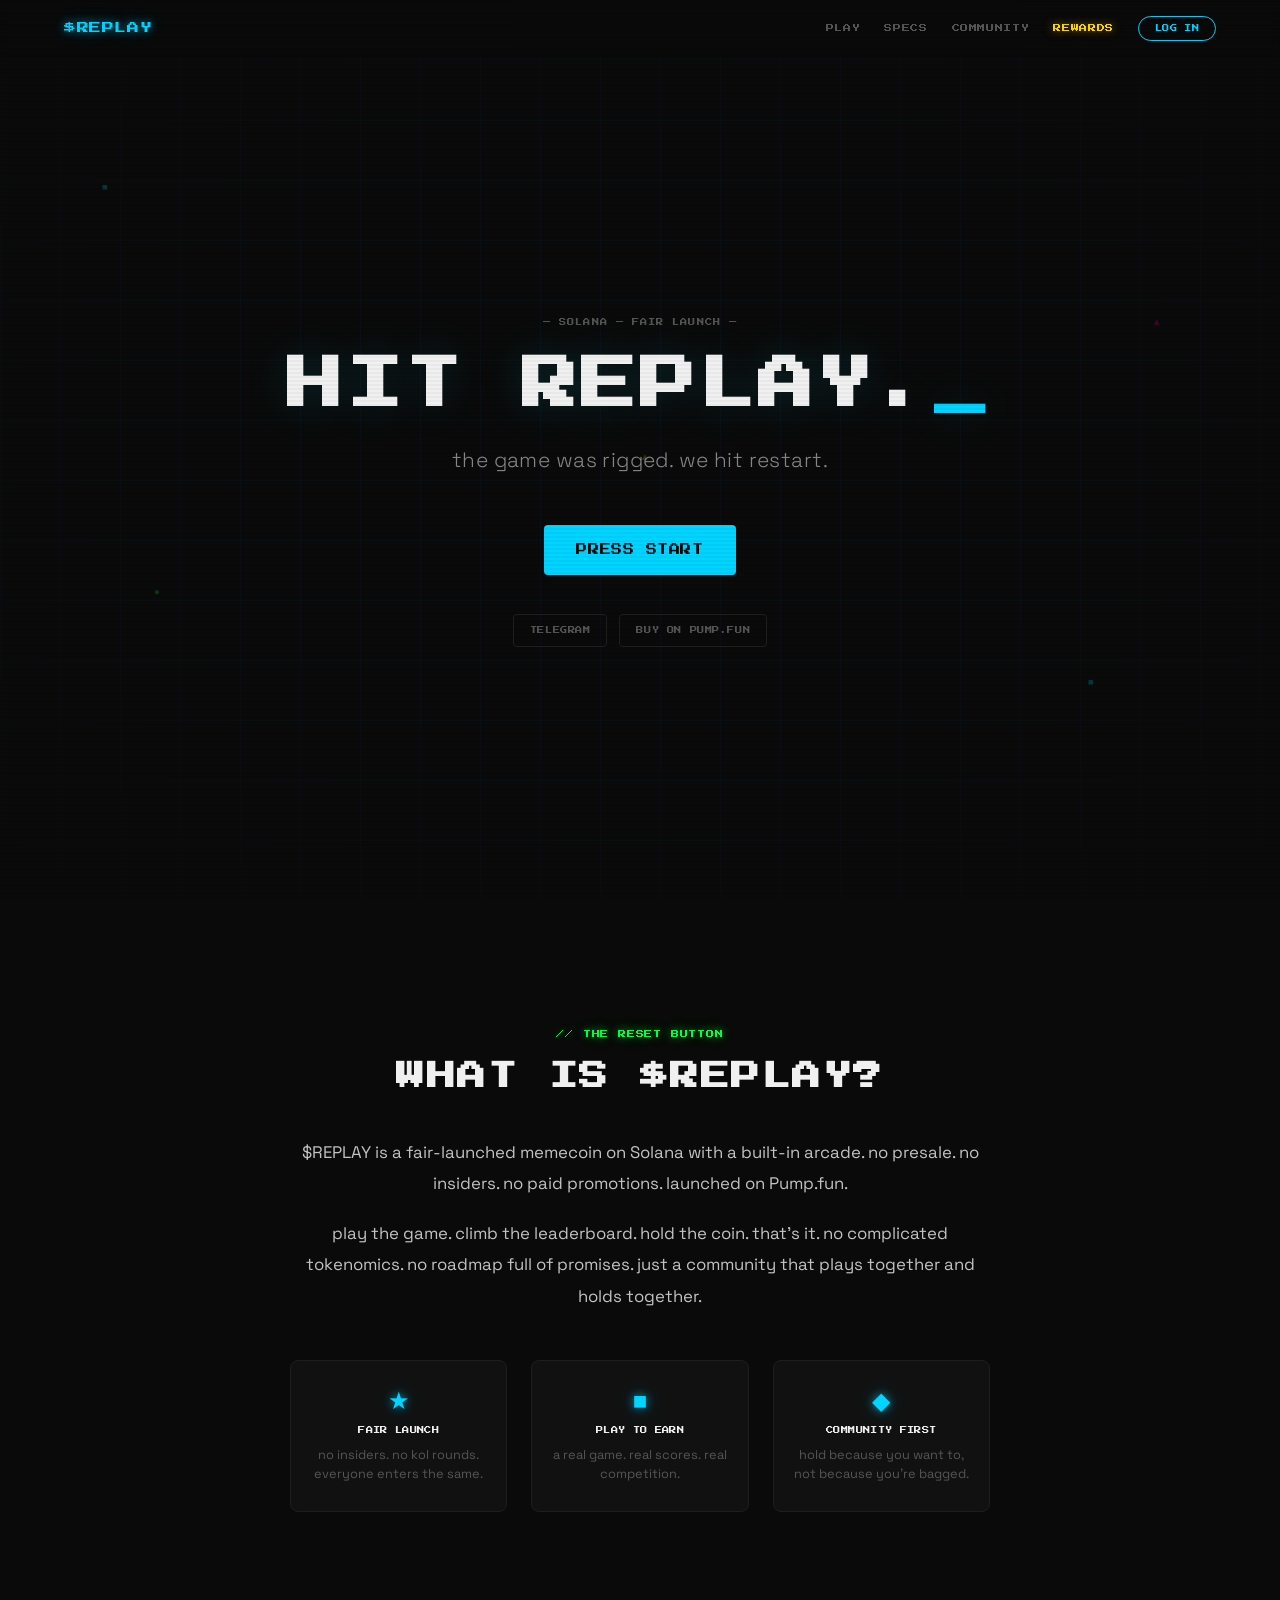
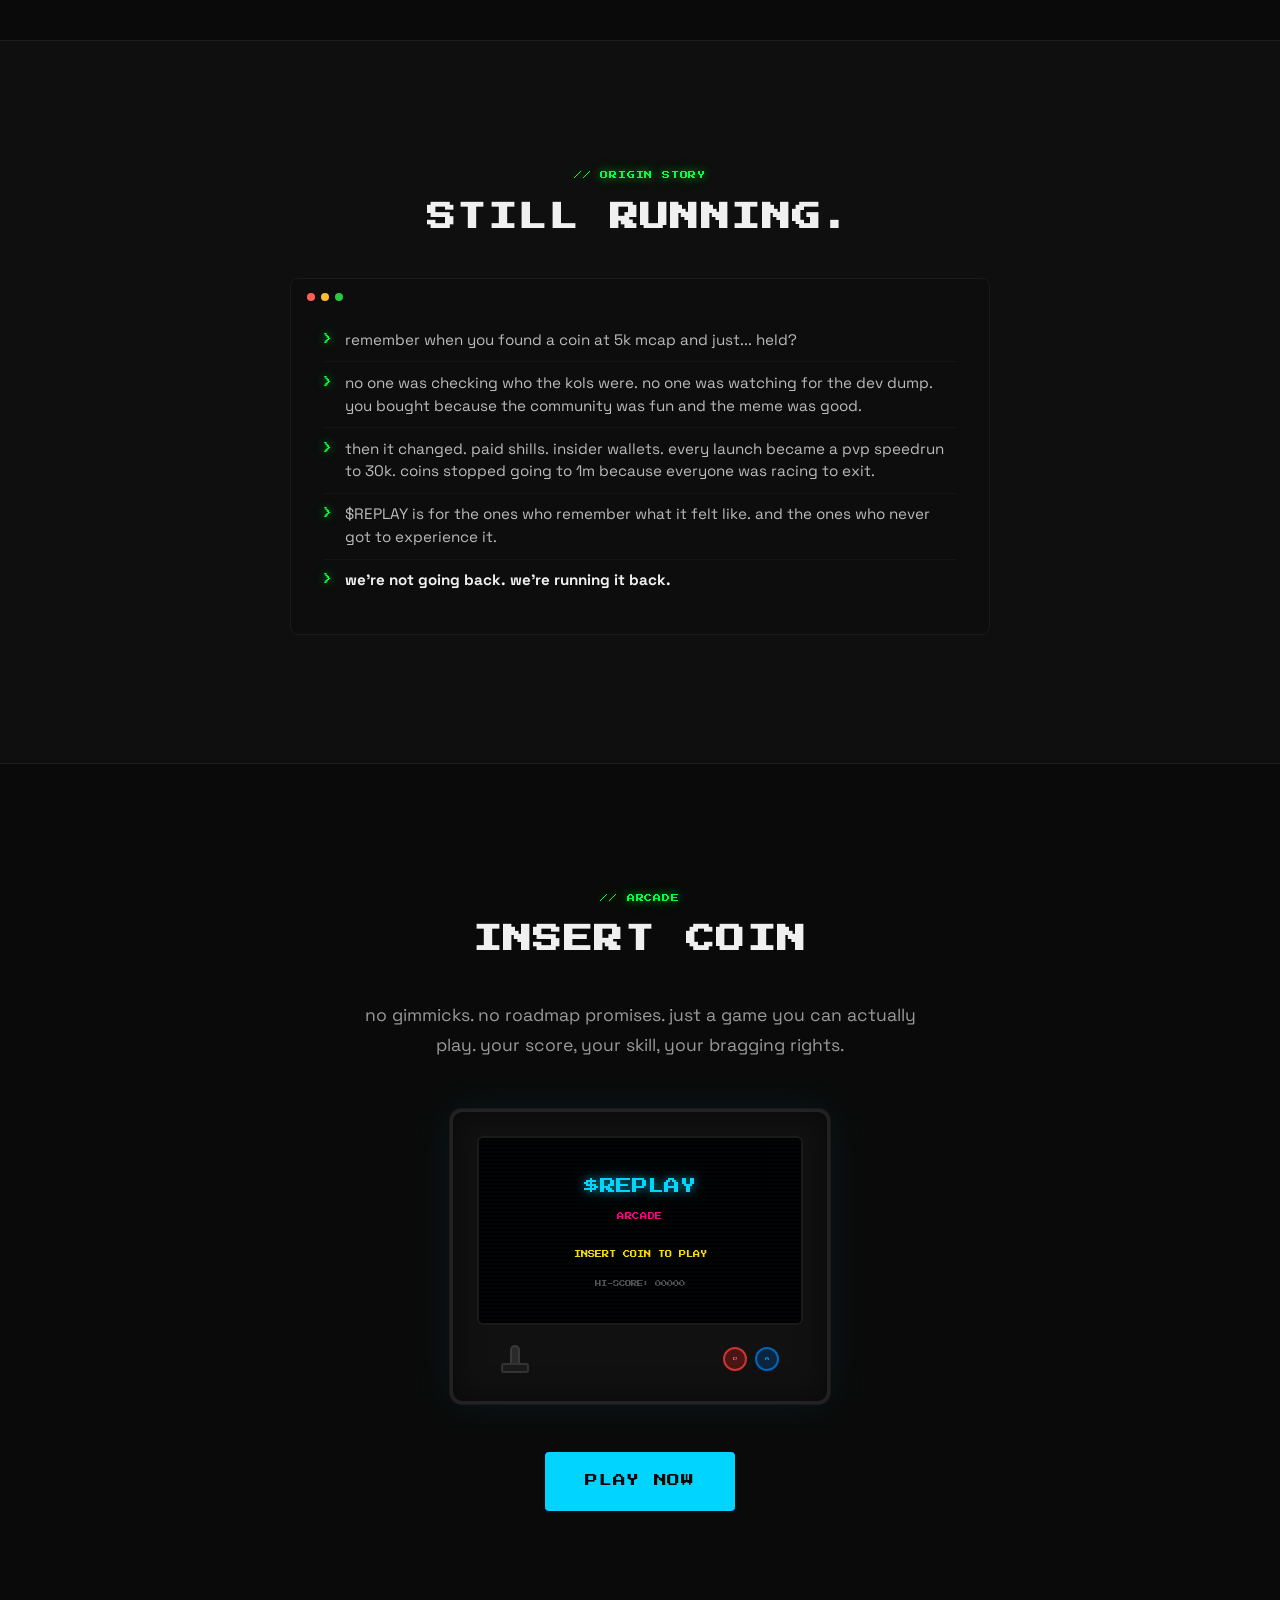
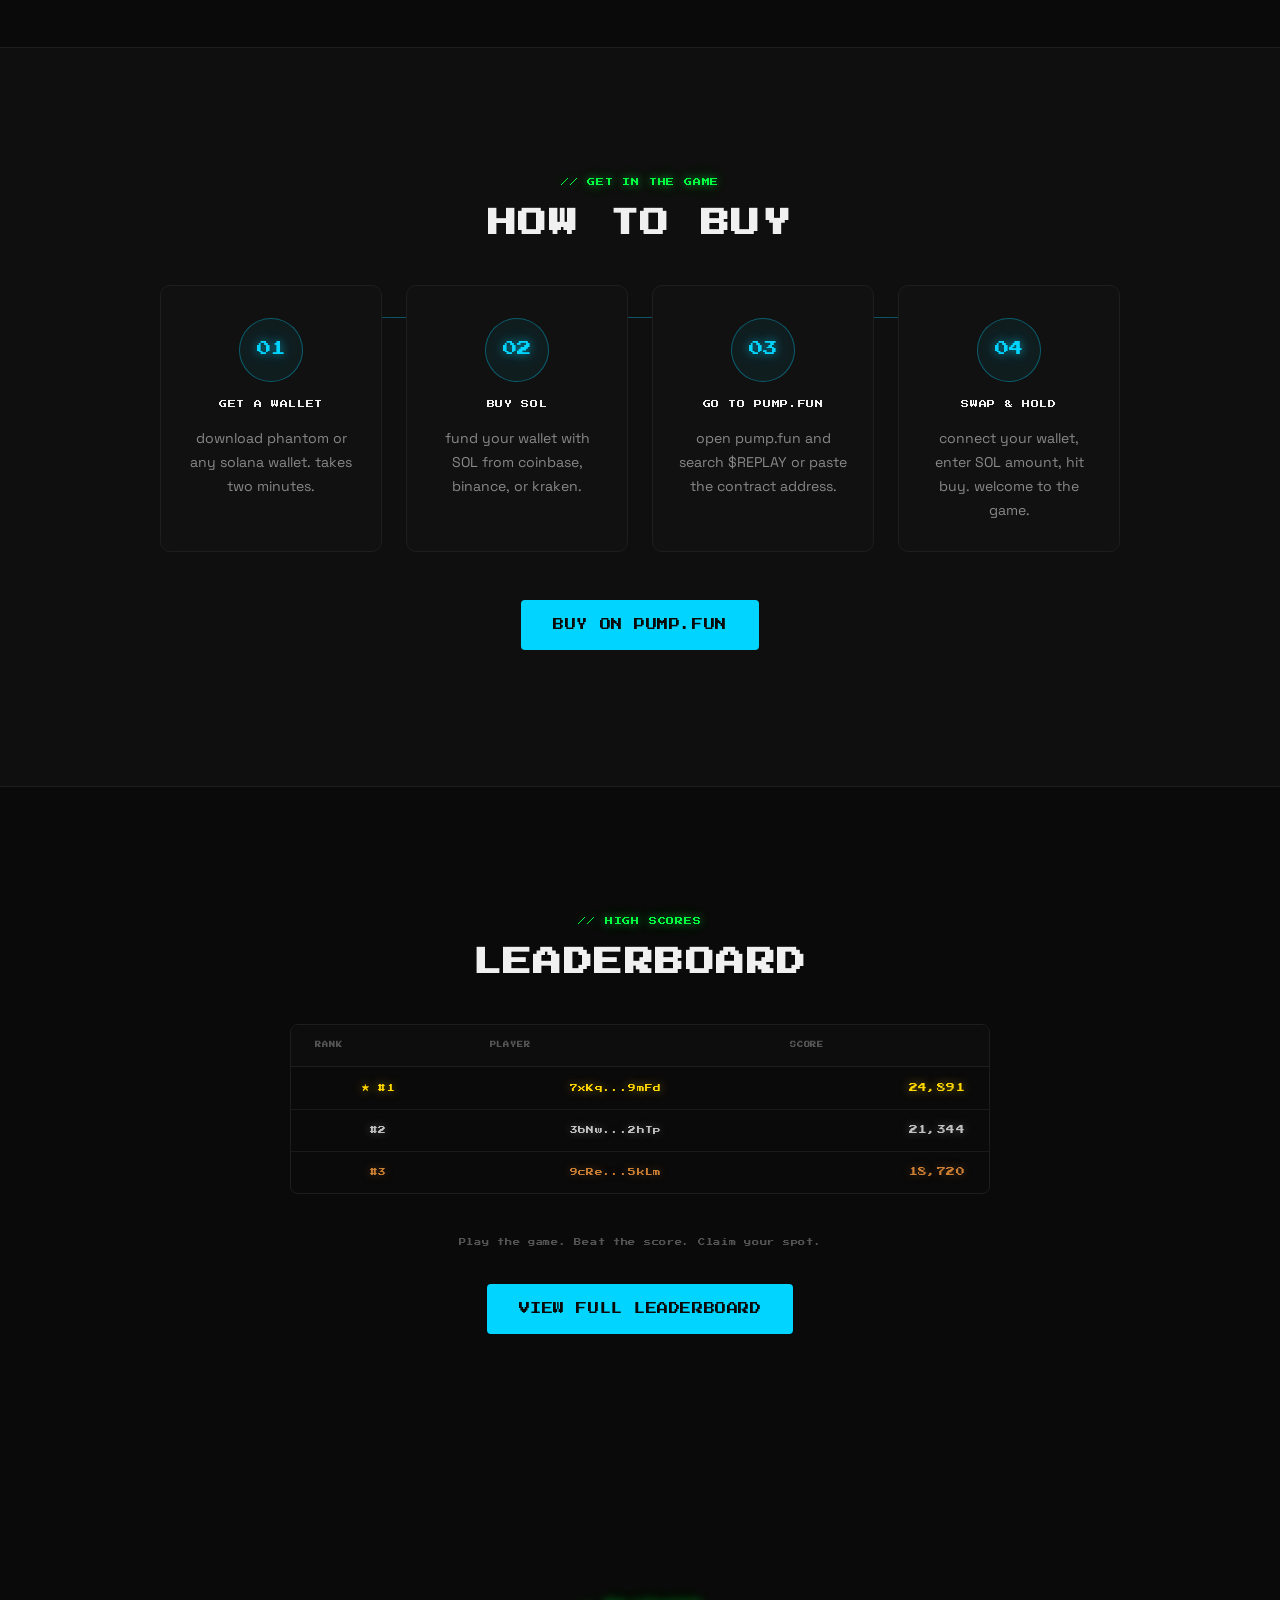
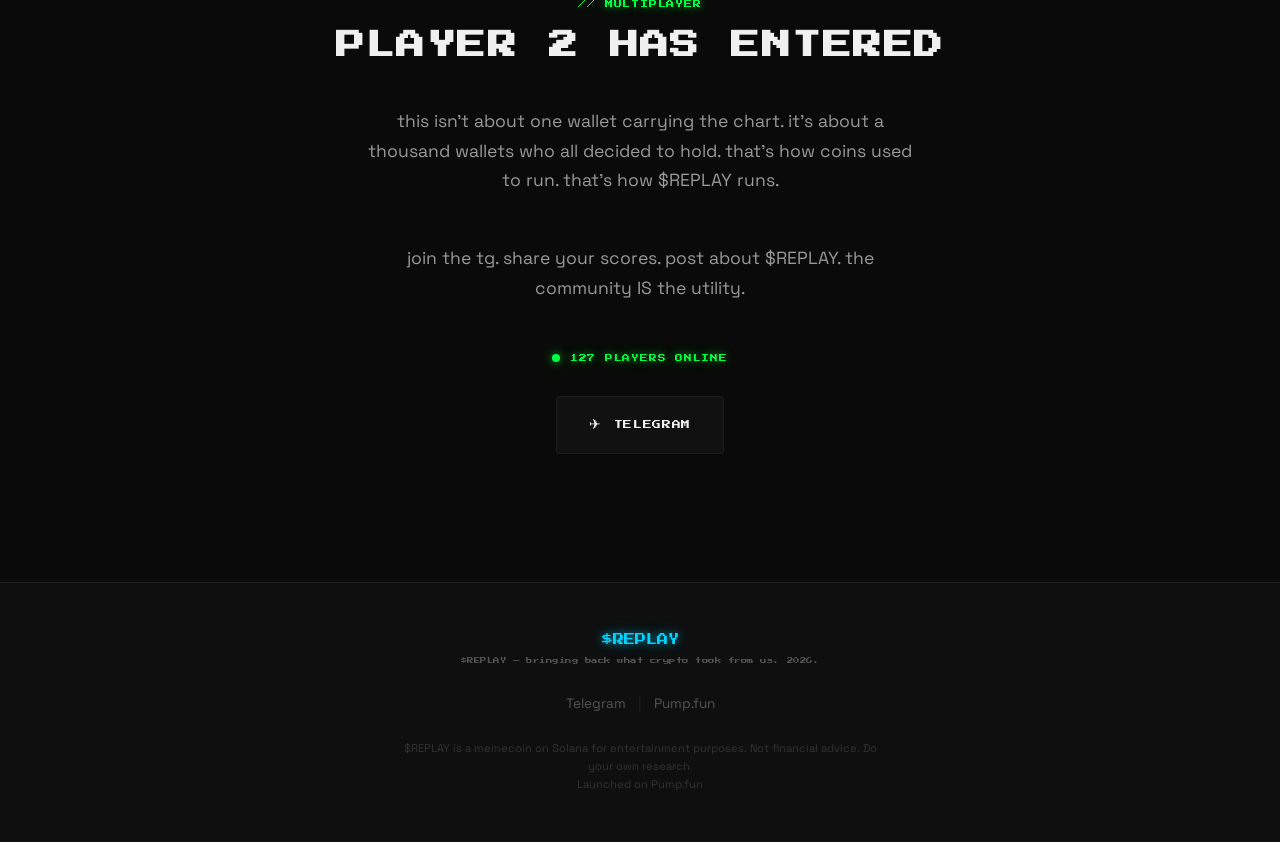
<file: index.html>
<!DOCTYPE html>
<html lang="en">
<head>
  <meta charset="UTF-8" />
  <meta name="viewport" content="width=device-width, initial-scale=1.0" />
  <title>$REPLAY — Hit Replay. Run It Back.</title>
  <meta name="description" content="$REPLAY is a retro arcade memecoin on Solana. Fair launch. No insiders. Just a game you can actually play." />

  <!-- Google Fonts -->
  <link rel="preconnect" href="https://fonts.googleapis.com" />
  <link rel="preconnect" href="https://fonts.gstatic.com" crossorigin />
  <link href="https://fonts.googleapis.com/css2?family=Press+Start+2P&family=Space+Grotesk:wght@300;400;500;600;700&display=swap" rel="stylesheet" />

  <link rel="stylesheet" href="css/style.css" />
  <link rel="stylesheet" href="css/rewards.css" />
</head>
<body>

  <!-- CRT Scanline Overlay -->
  <div class="crt-overlay" aria-hidden="true"></div>

  <!-- Navigation -->
  <nav class="nav" id="nav">
    <div class="nav-inner">
      <a href="index.html" class="nav-logo">$REPLAY</a>
      <div class="nav-right">
        <a href="game.html" class="nav-link">PLAY</a>
        <a href="#tokenomics" class="nav-link">SPECS</a>
        <a href="#community" class="nav-link">COMMUNITY</a>
        <a href="rewards.html" class="nav-link nav-link-rewards">REWARDS</a>
        <div class="wallet-area" id="walletArea">
          <button class="btn-wallet" id="walletBtn">LOG IN</button>
          <button class="btn-logout hidden" id="logoutBtn" title="Log out">LOG OUT</button>
        </div>
      </div>
    </div>
  </nav>

  <!-- Wallet Modal -->
  <div class="wallet-modal-backdrop hidden" id="walletModal">
    <div class="wallet-modal">
      <button class="wallet-modal-close" id="walletModalClose" aria-label="Close">&times;</button>
      <h2 class="wallet-modal-title">SIGN IN TO PLAY</h2>
      <div class="modal-field">
        <label class="modal-label" for="xUsernameInput">X / TWITTER HANDLE <span class="modal-label-opt">(optional)</span></label>
        <input
          type="text"
          class="wallet-modal-input"
          id="xUsernameInput"
          placeholder="@yourhandle"
          autocomplete="off"
          spellcheck="false"
        />
      </div>
      <div class="modal-field">
        <label class="modal-label" for="walletInput">SOLANA WALLET</label>
        <input
          type="text"
          class="wallet-modal-input"
          id="walletInput"
          placeholder="Paste your wallet address..."
          autocomplete="off"
          spellcheck="false"
        />
      </div>
      <div class="wallet-modal-error hidden" id="walletError">Invalid wallet address</div>
      <button class="btn-primary wallet-modal-confirm" id="walletConfirm">CONFIRM</button>
    </div>
  </div>

  <!-- Hero Section -->
  <section class="hero" id="hero">
    <div class="hero-bg-grid" aria-hidden="true"></div>
    <div class="hero-content">
      <div class="hero-eyebrow">— SOLANA — FAIR LAUNCH —</div>
      <h1 class="hero-title">
        HIT REPLAY.<span class="cursor">_</span>
      </h1>
      <p class="hero-sub">the game was rigged. we hit restart.</p>
      <div class="hero-cta">
        <a href="game.html" class="btn-primary btn-pulse">PRESS START</a>
      </div>
      <div class="hero-links">
        <a href="#" class="btn-social btn-tg-soon">TELEGRAM</a>
        <a href="https://pump.fun" class="btn-social" target="_blank" rel="noopener noreferrer">BUY ON PUMP.FUN</a>
      </div>
    </div>
    <!-- Floating pixel decorations -->
    <div class="hero-floats" aria-hidden="true">
      <span class="float-pixel fp1">&#9632;</span>
      <span class="float-pixel fp2">&#9650;</span>
      <span class="float-pixel fp3">&#9679;</span>
      <span class="float-pixel fp4">&#9632;</span>
      <span class="float-pixel fp5">&#9650;</span>
    </div>
  </section>

  <!-- What Is $REPLAY Section -->
  <section class="section what-is" id="what-is">
    <div class="container">
      <div class="section-tag">// THE RESET BUTTON</div>
      <h2 class="section-title">WHAT IS $REPLAY?</h2>
      <div class="what-is-content">
        <p class="what-is-text">$REPLAY is a fair-launched memecoin on Solana with a built-in arcade. no presale. no insiders. no paid promotions. launched on Pump.fun.</p>
        <p class="what-is-text">play the game. climb the leaderboard. hold the coin. that's it. no complicated tokenomics. no roadmap full of promises. just a community that plays together and holds together.</p>
      </div>
      <div class="what-is-cards">
        <div class="wi-card">
          <div class="wi-card-icon">&#9733;</div>
          <div class="wi-card-title">FAIR LAUNCH</div>
          <div class="wi-card-sub">no insiders. no kol rounds. everyone enters the same.</div>
        </div>
        <div class="wi-card">
          <div class="wi-card-icon">&#9632;</div>
          <div class="wi-card-title">PLAY TO EARN</div>
          <div class="wi-card-sub">a real game. real scores. real competition.</div>
        </div>
        <div class="wi-card">
          <div class="wi-card-icon">&#9670;</div>
          <div class="wi-card-title">COMMUNITY FIRST</div>
          <div class="wi-card-sub">hold because you want to, not because you're bagged.</div>
        </div>
      </div>
    </div>
  </section>

  <!-- About Section -->
  <section class="section about" id="about">
    <div class="container">
      <div class="section-tag">// ORIGIN STORY</div>
      <h2 class="section-title">STILL RUNNING.</h2>
      <div class="terminal-block">
        <div class="terminal-line">
          <span class="terminal-prompt">&gt;</span>
          <span class="terminal-text">remember when you found a coin at 5k mcap and just... held?</span>
        </div>
        <div class="terminal-line">
          <span class="terminal-prompt">&gt;</span>
          <span class="terminal-text">no one was checking who the kols were. no one was watching for the dev dump. you bought because the community was fun and the meme was good.</span>
        </div>
        <div class="terminal-line">
          <span class="terminal-prompt">&gt;</span>
          <span class="terminal-text">then it changed. paid shills. insider wallets. every launch became a pvp speedrun to 30k. coins stopped going to 1m because everyone was racing to exit.</span>
        </div>
        <div class="terminal-line">
          <span class="terminal-prompt">&gt;</span>
          <span class="terminal-text">$REPLAY is for the ones who remember what it felt like. and the ones who never got to experience it.</span>
        </div>
        <div class="terminal-line">
          <span class="terminal-prompt">&gt;</span>
          <span class="terminal-text highlight"><strong>we're not going back. we're running it back.</strong></span>
        </div>
      </div>
    </div>
  </section>

  <!-- Game Section -->
  <section class="section game-cta" id="game">
    <div class="container">
      <div class="section-tag">// ARCADE</div>
      <h2 class="section-title">INSERT COIN</h2>
      <p class="section-desc">no gimmicks. no roadmap promises. just a game you can actually play. your score, your skill, your bragging rights.</p>

      <!-- Fake arcade cabinet screen preview -->
      <div class="arcade-preview">
        <div class="arcade-bezel">
          <div class="arcade-screen">
            <div class="arcade-screen-content">
              <div class="arcade-title">$REPLAY</div>
              <div class="arcade-sub">ARCADE</div>
              <div class="arcade-insert">INSERT COIN TO PLAY</div>
              <div class="arcade-score">HI-SCORE: 00000</div>
            </div>
          </div>
          <div class="arcade-controls">
            <div class="arcade-joystick">
              <div class="arcade-joystick-stick"></div>
              <div class="arcade-joystick-base"></div>
            </div>
            <div class="arcade-action-btns">
              <span class="arcade-btn red">B</span>
              <span class="arcade-btn blue">A</span>
            </div>
          </div>
        </div>
      </div>

      <a href="game.html" class="btn-primary btn-pulse btn-large">PLAY NOW</a>
    </div>
  </section>

  <!-- How To Buy Section -->
  <section class="section how-to-buy" id="tokenomics">
    <div class="container">
      <div class="section-tag">// GET IN THE GAME</div>
      <h2 class="section-title">HOW TO BUY</h2>
      <div class="htb-steps">
        <div class="htb-step">
          <div class="htb-num">01</div>
          <div class="htb-step-title">GET A WALLET</div>
          <p class="htb-step-desc">download phantom or any solana wallet. takes two minutes.</p>
        </div>
        <div class="htb-step">
          <div class="htb-num">02</div>
          <div class="htb-step-title">BUY SOL</div>
          <p class="htb-step-desc">fund your wallet with SOL from coinbase, binance, or kraken.</p>
        </div>
        <div class="htb-step">
          <div class="htb-num">03</div>
          <div class="htb-step-title">GO TO PUMP.FUN</div>
          <p class="htb-step-desc">open pump.fun and search $REPLAY or paste the contract address.</p>
        </div>
        <div class="htb-step">
          <div class="htb-num">04</div>
          <div class="htb-step-title">SWAP &amp; HOLD</div>
          <p class="htb-step-desc">connect your wallet, enter SOL amount, hit buy. welcome to the game.</p>
        </div>
      </div>
      <a href="https://pump.fun" class="btn-primary btn-pulse" target="_blank" rel="noopener noreferrer">BUY ON PUMP.FUN</a>
    </div>
  </section>

  <!-- Leaderboard Section -->
  <section class="section leaderboard" id="leaderboard">
    <div class="container">
      <div class="section-tag">// HIGH SCORES</div>
      <h2 class="section-title">LEADERBOARD</h2>
      <div class="leaderboard-wrap">
        <table class="lb-table">
          <thead>
            <tr>
              <th>RANK</th>
              <th>PLAYER</th>
              <th>SCORE</th>
            </tr>
          </thead>
          <tbody id="homeLbBody"></tbody>
        </table>
      </div>
      <p class="lb-cta" style="margin-bottom:1.5rem">Play the game. Beat the score. Claim your spot.</p>
      <a href="game.html#leaderboard" class="btn-primary">VIEW FULL LEADERBOARD</a>
    </div>
  </section>

  <!-- Community Section -->
  <section class="section community" id="community">
    <div class="container">
      <div class="section-tag">// MULTIPLAYER</div>
      <h2 class="section-title">PLAYER 2 HAS ENTERED</h2>
      <p class="section-desc">this isn't about one wallet carrying the chart. it's about a thousand wallets who all decided to hold. that's how coins used to run. that's how $REPLAY runs.</p>
      <p class="section-desc">join the tg. share your scores. post about $REPLAY. the community IS the utility.</p>
      <div class="players-online">
        <span class="players-dot"></span>
        <span>127 PLAYERS ONLINE</span>
      </div>
      <div class="community-links">
        <a href="#" class="btn-community btn-tg-soon">
          <span class="btn-community-icon">&#9992;</span>
          TELEGRAM
        </a>
      </div>
    </div>
  </section>

  <!-- Footer -->
  <footer class="footer">
    <div class="container">
      <div class="footer-inner">
        <div class="footer-logo">$REPLAY</div>
        <p class="footer-tagline">$REPLAY — bringing back what crypto took from us. 2026.</p>
        <div class="footer-links">
          <a href="#" class="footer-link btn-tg-soon">Telegram</a>
          <span class="footer-sep">|</span>
          <a href="https://pump.fun" class="footer-link" target="_blank" rel="noopener noreferrer">Pump.fun</a>
        </div>
        <p class="footer-disclaimer">$REPLAY is a memecoin on Solana for entertainment purposes. Not financial advice. Do your own research.</p>
        <p class="footer-disclaimer">Launched on Pump.fun</p>
      </div>
    </div>
  </footer>

  <script src="js/leaderboard.js"></script>
  <script src="js/main.js"></script>
  <script>replayLoadLeaderboard('homeLbBody', 3);</script>
</body>
</html>
</file>
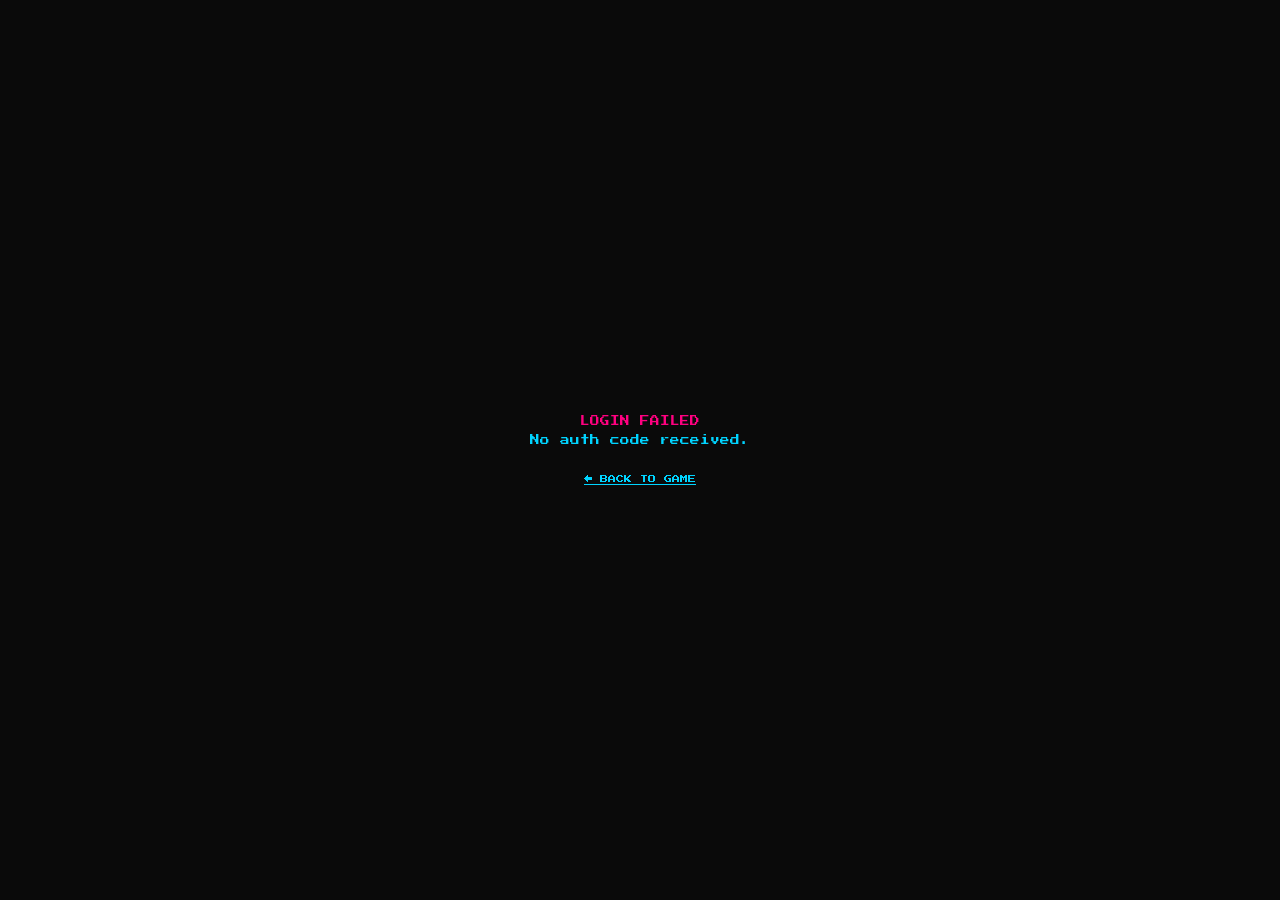
<file: callback.html>
<!DOCTYPE html>
<html lang="en">
<head>
  <meta charset="UTF-8" />
  <meta name="viewport" content="width=device-width, initial-scale=1.0" />
  <title>$REPLAY — Signing In...</title>
  <link rel="preconnect" href="https://fonts.googleapis.com" />
  <link href="https://fonts.googleapis.com/css2?family=Press+Start+2P&display=swap" rel="stylesheet" />
  <style>
    body {
      margin: 0;
      background: #0a0a0a;
      color: #f0f0f0;
      font-family: 'Press Start 2P', monospace;
      display: flex;
      align-items: center;
      justify-content: center;
      min-height: 100vh;
      text-align: center;
      padding: 2rem;
      box-sizing: border-box;
    }
    .msg { font-size: 0.6rem; line-height: 2; color: #00d4ff; }
    .err { color: #ff0080; }
    @keyframes blink { 0%,100%{opacity:1} 50%{opacity:0} }
    .blink { animation: blink 1s infinite; }
  </style>
</head>
<body>
  <div>
    <div class="msg" id="msg">
      <span class="blink">▌</span> LOGGING IN WITH X...
    </div>
  </div>

  <script>
  (function () {
    /* ---- Keep in sync with X_CONFIG.WORKER_URL in main.js ---- */
    var WORKER_URL = '';  // e.g. 'https://replay-auth.yourname.workers.dev'

    var msgEl   = document.getElementById('msg');
    var params  = new URLSearchParams(window.location.search);
    var code    = params.get('code');
    var state   = params.get('state');
    var error   = params.get('error');

    var returnUrl = sessionStorage.getItem('replay_return_url') || 'game.html';
    var verifier  = sessionStorage.getItem('replay_pkce_verifier');
    var savedState = sessionStorage.getItem('replay_oauth_state');

    function fail(reason) {
      msgEl.innerHTML = '<span class="err">LOGIN FAILED</span><br>' + (reason || '') + '<br><br>' +
        '<a href="game.html" style="color:#00d4ff;font-size:0.5rem">← BACK TO GAME</a>';
    }

    if (error) { fail('X denied access.'); return; }
    if (!code)  { fail('No auth code received.'); return; }
    if (!verifier) { fail('Session expired. Please try again.'); return; }
    if (state !== savedState) { fail('State mismatch. Please try again.'); return; }

    if (!WORKER_URL) {
      fail('Worker URL not configured. Check callback.html.');
      return;
    }

    // Exchange code via Cloudflare Worker (handles server-side token swap)
    var workerUrl = WORKER_URL.replace(/\/$/, '') + '/callback' +
      '?code='     + encodeURIComponent(code) +
      '&verifier=' + encodeURIComponent(verifier);

    fetch(workerUrl)
      .then(function (res) { return res.json(); })
      .then(function (data) {
        if (!data || !data.username) { fail('Could not retrieve X profile.'); return; }

        localStorage.setItem('replay_x_user', JSON.stringify({
          id:                data.id,
          username:          data.username,
          name:              data.name,
          profile_image_url: data.profile_image_url || '',
        }));

        sessionStorage.removeItem('replay_pkce_verifier');
        sessionStorage.removeItem('replay_oauth_state');
        sessionStorage.removeItem('replay_return_url');

        window.location.replace(returnUrl);
      })
      .catch(function () {
        fail('Network error contacting auth server.');
      });
  })();
  </script>
</body>
</html>
</file>
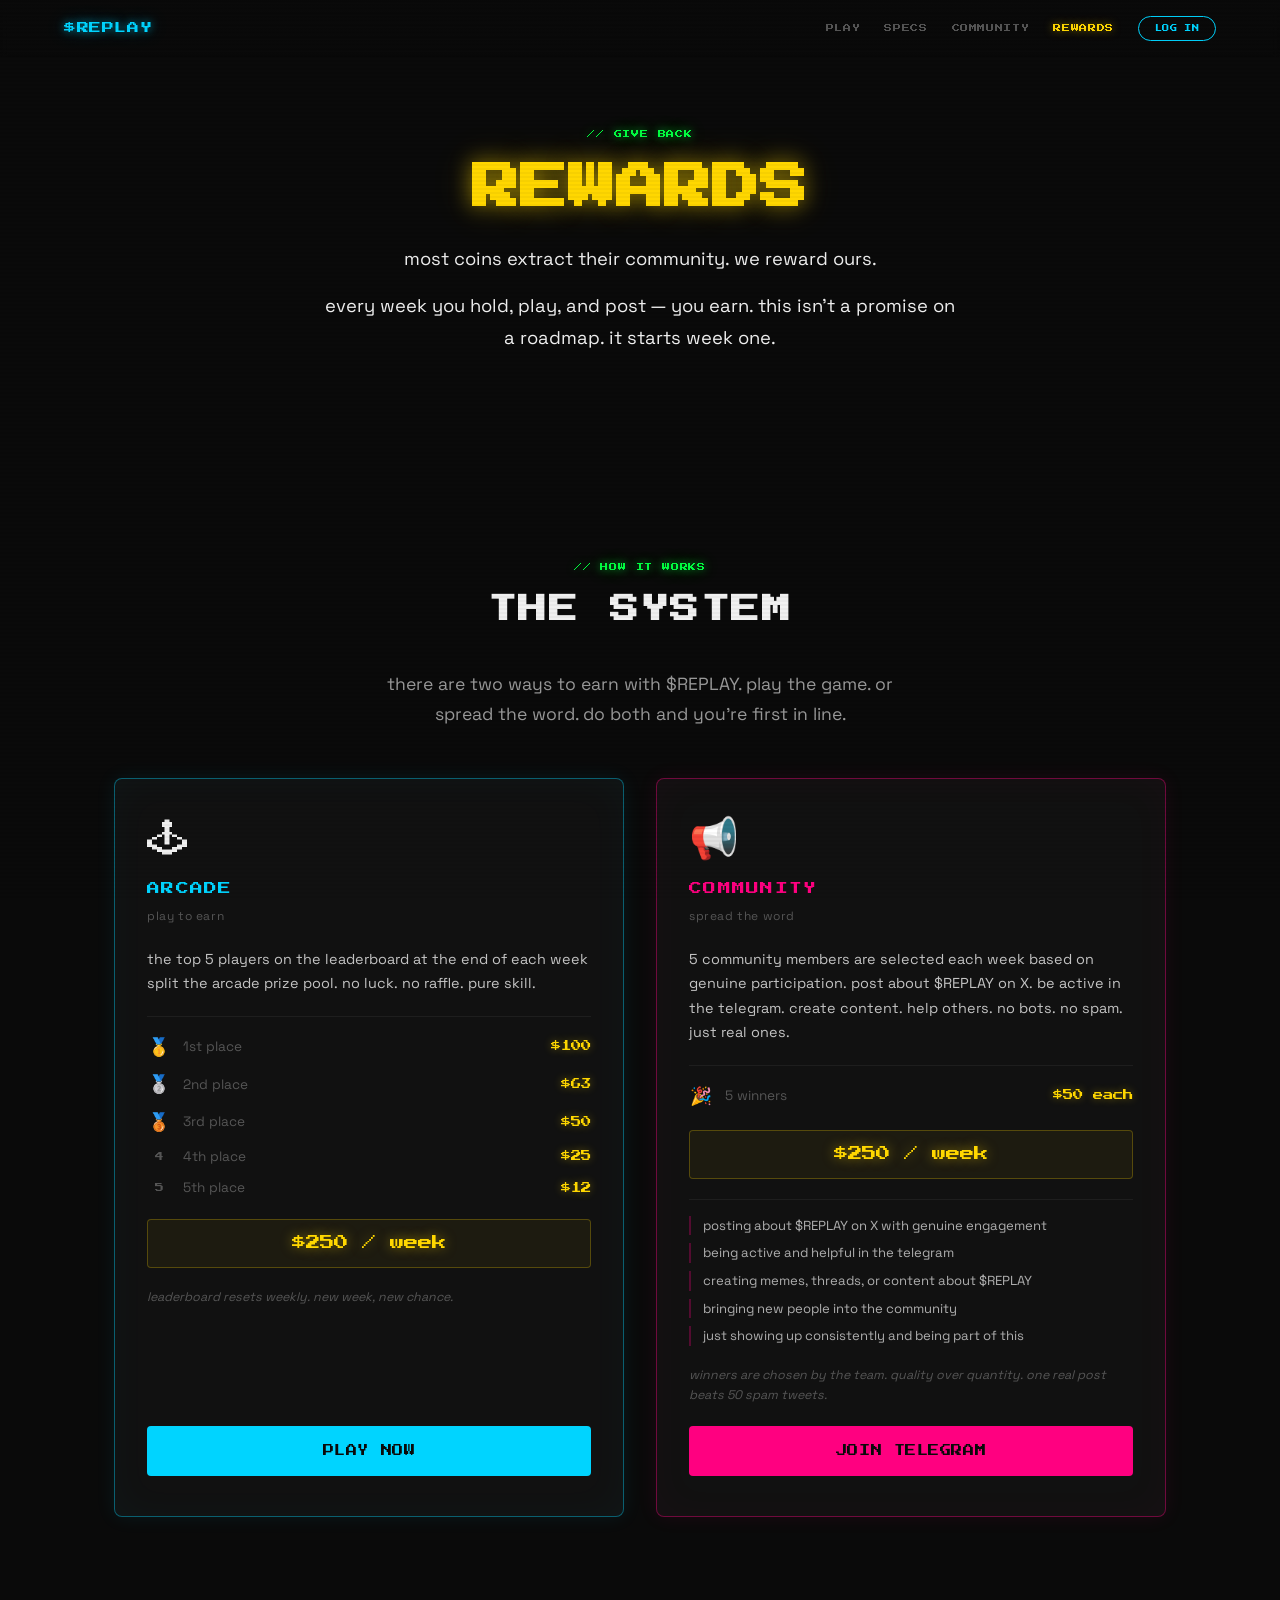
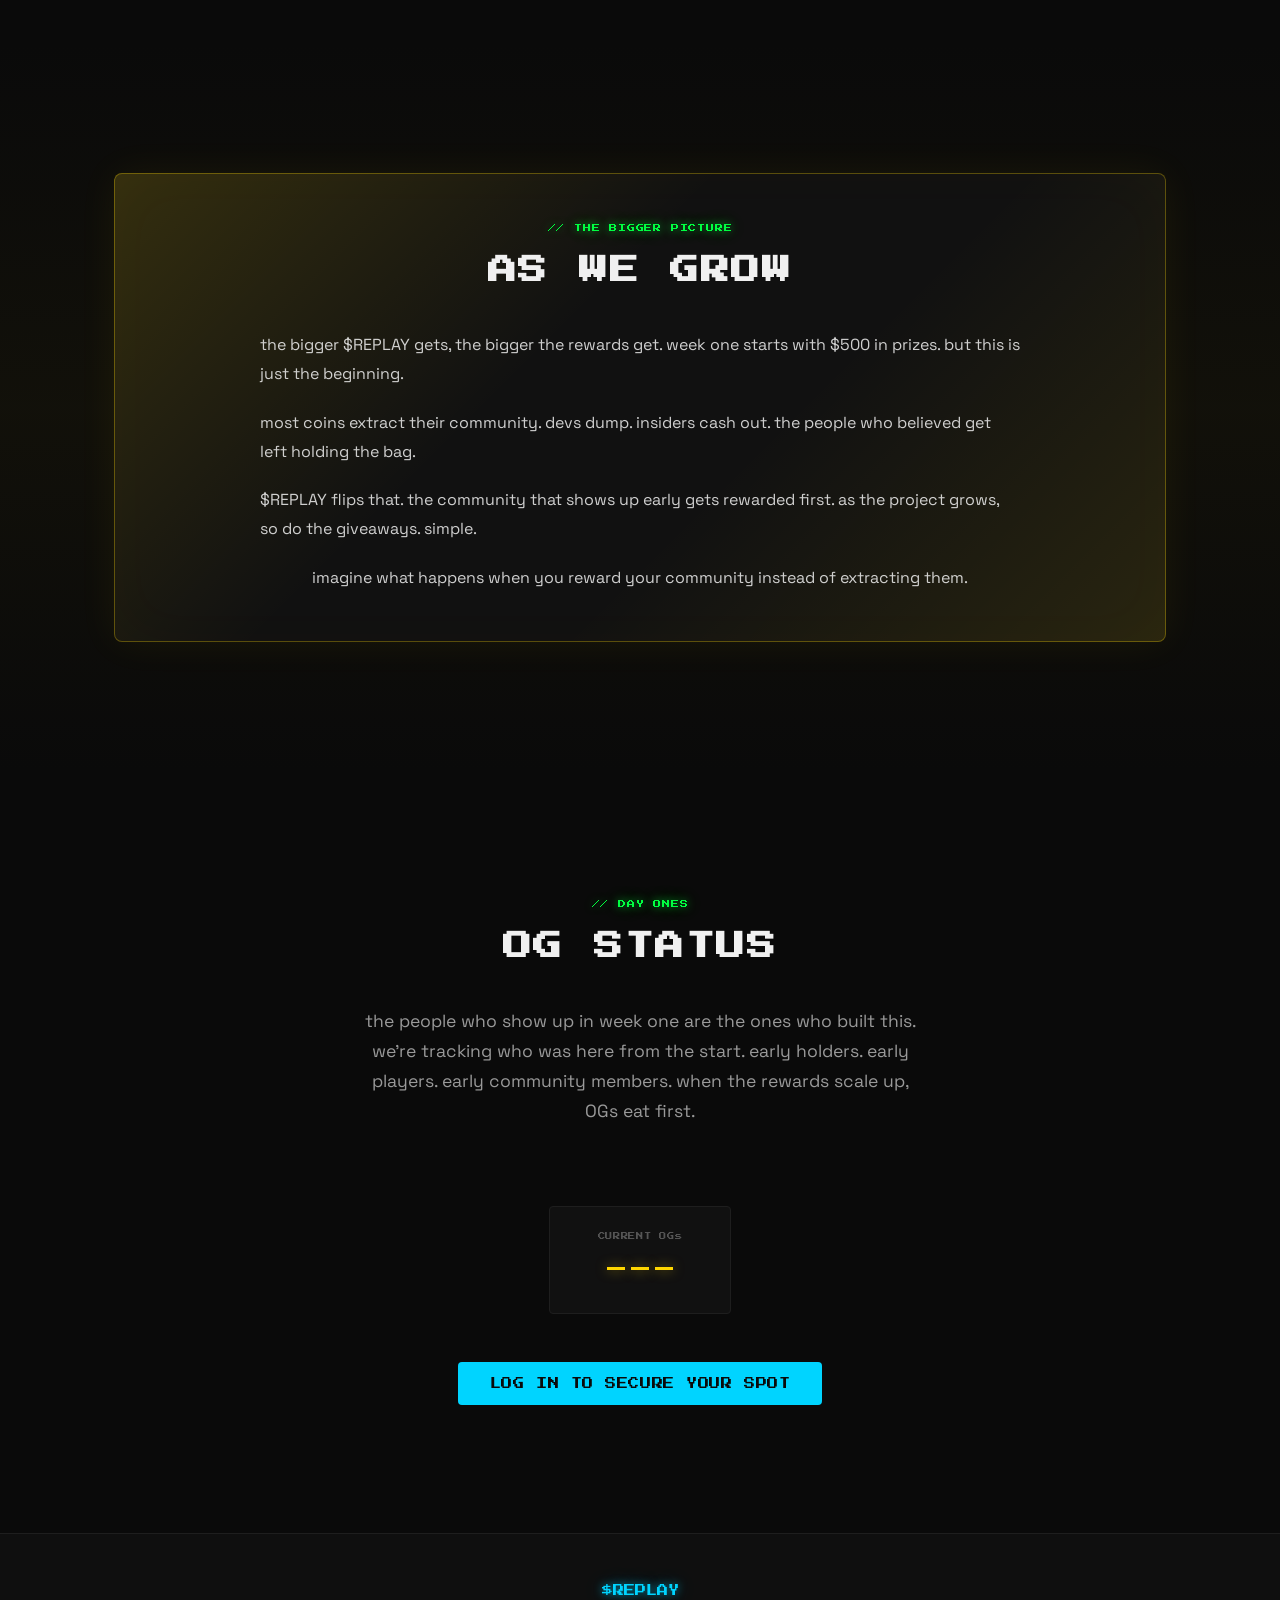
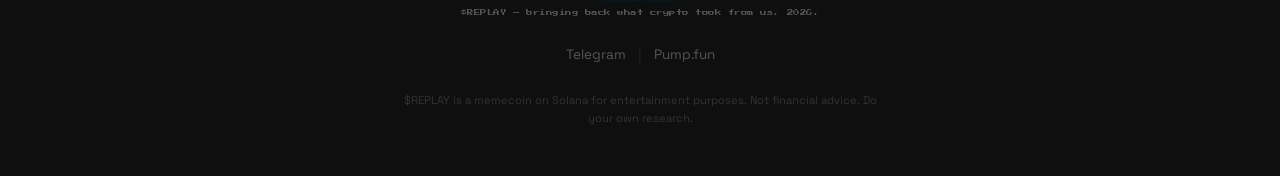
<file: rewards.html>
<!DOCTYPE html>
<html lang="en">
<head>
  <meta charset="UTF-8" />
  <meta name="viewport" content="width=device-width, initial-scale=1.0" />
  <title>$REPLAY — Rewards</title>
  <meta name="description" content="$REPLAY rewards program — arcade prizes, community rewards, and weekly giveaways. earn every week." />

  <!-- Google Fonts -->
  <link rel="preconnect" href="https://fonts.googleapis.com" />
  <link rel="preconnect" href="https://fonts.gstatic.com" crossorigin />
  <link href="https://fonts.googleapis.com/css2?family=Press+Start+2P&family=Space+Grotesk:wght@300;400;500;600;700&display=swap" rel="stylesheet" />

  <link rel="stylesheet" href="css/style.css" />
  <link rel="stylesheet" href="css/rewards.css" />
</head>
<body>

  <!-- CRT Scanline Overlay -->
  <div class="crt-overlay" aria-hidden="true"></div>

  <!-- Navigation -->
  <nav class="nav" id="nav">
    <div class="nav-inner">
      <a href="index.html" class="nav-logo">$REPLAY</a>
      <div class="nav-right">
        <a href="game.html" class="nav-link">PLAY</a>
        <a href="index.html#tokenomics" class="nav-link">SPECS</a>
        <a href="index.html#community" class="nav-link">COMMUNITY</a>
        <a href="rewards.html" class="nav-link nav-link-rewards nav-link-active">REWARDS</a>
        <div class="wallet-area" id="walletArea">
          <button class="btn-wallet" id="walletBtn">LOG IN</button>
          <button class="btn-logout hidden" id="logoutBtn" title="Log out">LOG OUT</button>
        </div>
      </div>
    </div>
  </nav>

  <!-- Wallet Modal -->
  <div class="wallet-modal-backdrop hidden" id="walletModal">
    <div class="wallet-modal">
      <button class="wallet-modal-close" id="walletModalClose" aria-label="Close">&times;</button>
      <h2 class="wallet-modal-title">SIGN IN TO PLAY</h2>
      <div class="modal-field">
        <label class="modal-label" for="xUsernameInput">X / TWITTER HANDLE <span class="modal-label-opt">(optional)</span></label>
        <input
          type="text"
          class="wallet-modal-input"
          id="xUsernameInput"
          placeholder="@yourhandle"
          autocomplete="off"
          spellcheck="false"
        />
      </div>
      <div class="modal-field">
        <label class="modal-label" for="walletInput">SOLANA WALLET</label>
        <input
          type="text"
          class="wallet-modal-input"
          id="walletInput"
          placeholder="Paste your wallet address..."
          autocomplete="off"
          spellcheck="false"
        />
      </div>
      <div class="wallet-modal-error hidden" id="walletError">Invalid wallet address</div>
      <button class="btn-primary wallet-modal-confirm" id="walletConfirm">CONFIRM</button>
    </div>
  </div>

  <!-- Hero Section -->
  <section class="section rewards-hero" id="rewards-hero">
    <div class="container">
      <div class="section-tag fade-in">// GIVE BACK</div>
      <h1 class="rewards-hero-title fade-in">REWARDS</h1>
      <p class="rewards-hero-sub fade-in">most coins extract their community. we reward ours.</p>
      <p class="rewards-hero-sub fade-in">every week you hold, play, and post — you earn. this isn't a promise on a roadmap. it starts week one.</p>
    </div>
  </section>

  <!-- How It Works Section -->
  <section class="section" id="how-it-works">
    <div class="container">
      <div class="section-tag fade-in">// HOW IT WORKS</div>
      <h2 class="section-title fade-in">THE SYSTEM</h2>
      <p class="section-desc fade-in">there are two ways to earn with $REPLAY. play the game. or spread the word. do both and you're first in line.</p>

      <div class="reward-tracks fade-in">

        <!-- Track 1: Arcade -->
        <div class="reward-card reward-card-arcade">
          <div class="reward-card-icon">&#128377;</div>
          <div class="reward-card-title">ARCADE</div>
          <div class="reward-card-sub">play to earn</div>
          <p class="reward-card-desc">the top 5 players on the leaderboard at the end of each week split the arcade prize pool. no luck. no raffle. pure skill.</p>
          <div class="prize-list">
            <div class="prize-row">
              <span class="prize-medal">&#129351;</span>
              <span class="prize-place">1st place</span>
              <span class="prize-amount">$100</span>
            </div>
            <div class="prize-row">
              <span class="prize-medal">&#129352;</span>
              <span class="prize-place">2nd place</span>
              <span class="prize-amount">$63</span>
            </div>
            <div class="prize-row">
              <span class="prize-medal">&#129353;</span>
              <span class="prize-place">3rd place</span>
              <span class="prize-amount">$50</span>
            </div>
            <div class="prize-row">
              <span class="prize-medal prize-medal-num">4</span>
              <span class="prize-place">4th place</span>
              <span class="prize-amount">$25</span>
            </div>
            <div class="prize-row">
              <span class="prize-medal prize-medal-num">5</span>
              <span class="prize-place">5th place</span>
              <span class="prize-amount">$12</span>
            </div>
          </div>
          <div class="prize-total">$250 / week</div>
          <p class="reward-card-note">leaderboard resets weekly. new week, new chance.</p>
          <a href="game.html" class="btn-primary reward-btn">PLAY NOW</a>
        </div>

        <!-- Track 2: Community -->
        <div class="reward-card reward-card-community">
          <div class="reward-card-icon">&#128226;</div>
          <div class="reward-card-title">COMMUNITY</div>
          <div class="reward-card-sub">spread the word</div>
          <p class="reward-card-desc">5 community members are selected each week based on genuine participation. post about $REPLAY on X. be active in the telegram. create content. help others. no bots. no spam. just real ones.</p>
          <div class="prize-list">
            <div class="prize-row">
              <span class="prize-medal">&#127881;</span>
              <span class="prize-place">5 winners</span>
              <span class="prize-amount">$50 each</span>
            </div>
          </div>
          <div class="prize-total">$250 / week</div>
          <div class="what-counts">
            <p class="what-counts-item">posting about $REPLAY on X with genuine engagement</p>
            <p class="what-counts-item">being active and helpful in the telegram</p>
            <p class="what-counts-item">creating memes, threads, or content about $REPLAY</p>
            <p class="what-counts-item">bringing new people into the community</p>
            <p class="what-counts-item">just showing up consistently and being part of this</p>
          </div>
          <p class="reward-card-note">winners are chosen by the team. quality over quantity. one real post beats 50 spam tweets.</p>
          <a href="#" class="btn-primary reward-btn reward-btn-community btn-tg-soon">JOIN TELEGRAM</a>
        </div>

      </div>
    </div>
  </section>

  <!-- The Bigger Picture Section -->
  <section class="section bigger-picture" id="bigger-picture">
    <div class="container">
      <div class="bigger-picture-inner fade-in">
        <div class="section-tag">// THE BIGGER PICTURE</div>
        <h2 class="section-title">AS WE GROW</h2>
        <div class="bigger-picture-text">
          <p>the bigger $REPLAY gets, the bigger the rewards get. week one starts with $500 in prizes. but this is just the beginning.</p>
          <p>most coins extract their community. devs dump. insiders cash out. the people who believed get left holding the bag.</p>
          <p>$REPLAY flips that. the community that shows up early gets rewarded first. as the project grows, so do the giveaways. simple.</p>
          <p>imagine what happens when you reward your community instead of extracting them.</p>
        </div>
      </div>
    </div>
  </section>

  <!-- OG Status Section -->
  <section class="section og-status" id="og-status">
    <div class="container">
      <div class="section-tag fade-in">// DAY ONES</div>
      <h2 class="section-title fade-in">OG STATUS</h2>
      <p class="section-desc fade-in">the people who show up in week one are the ones who built this. we're tracking who was here from the start. early holders. early players. early community members. when the rewards scale up, OGs eat first.</p>
      <div class="og-counter fade-in">
        <span class="og-counter-label">CURRENT OGs</span>
        <span class="og-counter-value">---</span>
      </div>
      <div class="og-cta fade-in" id="ogCta">
        <button class="btn-primary" id="ogLoginBtn">LOG IN TO SECURE YOUR SPOT</button>
      </div>
      <div class="og-wallet-display hidden fade-in" id="ogWalletDisplay">
        <span class="og-wallet-label">your wallet is registered.</span>
        <span class="og-wallet-addr" id="ogWalletAddr"></span>
      </div>
    </div>
  </section>

  <!-- Footer -->
  <footer class="footer">
    <div class="container">
      <div class="footer-inner">
        <div class="footer-logo">$REPLAY</div>
        <p class="footer-tagline">$REPLAY — bringing back what crypto took from us. 2026.</p>
        <div class="footer-links">
          <a href="#" class="footer-link btn-tg-soon">Telegram</a>
          <span class="footer-sep">|</span>
          <a href="https://pump.fun" class="footer-link" target="_blank" rel="noopener noreferrer">Pump.fun</a>
        </div>
        <p class="footer-disclaimer">$REPLAY is a memecoin on Solana for entertainment purposes. Not financial advice. Do your own research.</p>
      </div>
    </div>
  </footer>

  <script src="js/leaderboard.js"></script>
  <script src="js/main.js"></script>
  <script>
    // OG status: show wallet if logged in
    (function () {
      var wallet = localStorage.getItem('replay_wallet');
      var ogCta  = document.getElementById('ogCta');
      var ogDisplay = document.getElementById('ogWalletDisplay');
      var ogAddr    = document.getElementById('ogWalletAddr');
      var ogLoginBtn = document.getElementById('ogLoginBtn');

      function updateOgSection() {
        var w = localStorage.getItem('replay_wallet');
        if (w) {
          if (ogCta) ogCta.classList.add('hidden');
          if (ogDisplay) ogDisplay.classList.remove('hidden');
          if (ogAddr) ogAddr.textContent = w.slice(0, 4) + '...' + w.slice(-4);
        } else {
          if (ogCta) ogCta.classList.remove('hidden');
          if (ogDisplay) ogDisplay.classList.add('hidden');
        }
      }

      updateOgSection();

      if (ogLoginBtn) {
        ogLoginBtn.addEventListener('click', function () {
          var btn = document.getElementById('walletBtn');
          if (btn) btn.click();
        });
      }

      // Re-check after wallet login
      window.addEventListener('replayWalletChanged', updateOgSection);
    })();
  </script>
</body>
</html>
</file>
<file: css/style.css>
/* ============================================
   $REPLAY — Main Stylesheet
   Premium retro arcade aesthetic
   ============================================ */

/* ---- CSS Custom Properties ---- */
:root {
  --color-bg:         #0a0a0a;
  --color-bg-alt:     #0f0f0f;
  --color-bg-card:    #111111;
  --color-border:     #1e1e1e;

  --color-blue:       #00d4ff;
  --color-pink:       #ff0080;
  --color-green:      #00ff41;
  --color-yellow:     #ffd700;
  --color-white:      #f0f0f0;
  --color-muted:      #555555;

  --font-pixel:       'Press Start 2P', monospace;
  --font-body:        'Space Grotesk', sans-serif;

  --glow-blue:        0 0 8px rgba(0, 212, 255, 0.6), 0 0 20px rgba(0, 212, 255, 0.3);
  --glow-pink:        0 0 8px rgba(255, 0, 128, 0.6), 0 0 20px rgba(255, 0, 128, 0.3);
  --glow-green:       0 0 8px rgba(0, 255, 65, 0.6),  0 0 20px rgba(0, 255, 65, 0.3);

  --transition:       0.3s ease;
  --radius:           4px;
}

/* ---- Reset & Base ---- */
*, *::before, *::after {
  box-sizing: border-box;
  margin: 0;
  padding: 0;
}

html {
  scroll-behavior: smooth;
  font-size: 16px;
}

body {
  background-color: var(--color-bg);
  color: var(--color-white);
  font-family: var(--font-body);
  line-height: 1.6;
  overflow-x: hidden;
  -webkit-font-smoothing: antialiased;
  min-height: 100vh;
}

a {
  color: inherit;
  text-decoration: none;
  transition: color var(--transition);
}

img, canvas { display: block; max-width: 100%; }

/* ---- Hidden utility ---- */
.hidden { display: none !important; }

/* ---- CRT Scanline Overlay ---- */
.crt-overlay {
  position: fixed;
  top: 0; left: 0;
  width: 100%; height: 100%;
  pointer-events: none;
  z-index: 9999;
  background: repeating-linear-gradient(
    0deg,
    transparent,
    transparent 2px,
    rgba(0, 0, 0, 0.03) 2px,
    rgba(0, 0, 0, 0.03) 4px
  );
}

/* Screen flicker — very rare, very subtle */
@keyframes screenFlicker {
  0%   { opacity: 1; }
  92%  { opacity: 1; }
  93%  { opacity: 0.92; }
  94%  { opacity: 1; }
  96%  { opacity: 0.95; }
  97%  { opacity: 1; }
  100% { opacity: 1; }
}
body { animation: screenFlicker 8s infinite; }

/* ---- Navigation ---- */
.nav {
  position: fixed;
  top: 0; left: 0; right: 0;
  z-index: 1000;
  padding: 1rem 0;
  background: linear-gradient(180deg, rgba(10,10,10,0.95) 0%, rgba(10,10,10,0) 100%);
  backdrop-filter: blur(4px);
  -webkit-backdrop-filter: blur(4px);
  transition: background var(--transition);
}

.nav.scrolled {
  background: rgba(10, 10, 10, 0.97);
  border-bottom: 1px solid var(--color-border);
}

.nav-inner {
  max-width: 1200px;
  margin: 0 auto;
  padding: 0 1.5rem;
  display: flex;
  align-items: center;
  justify-content: space-between;
  gap: 1rem;
}

.nav-logo {
  font-family: var(--font-pixel);
  font-size: 0.75rem;
  color: var(--color-blue);
  text-shadow: var(--glow-blue);
  letter-spacing: 0.05em;
  white-space: nowrap;
}

.nav-back {
  font-family: var(--font-pixel);
  font-size: 0.45rem;
  color: var(--color-muted);
  border: 1px solid var(--color-border);
  border-radius: var(--radius);
  padding: 0.4rem 0.8rem;
  transition: all var(--transition);
  white-space: nowrap;
}
.nav-back:hover {
  color: var(--color-blue);
  border-color: rgba(0, 212, 255, 0.5);
  box-shadow: 0 0 8px rgba(0, 212, 255, 0.15);
}

.nav-right {
  display: flex;
  align-items: center;
  gap: 1.5rem;
}

.nav-link {
  font-family: var(--font-pixel);
  font-size: 0.5rem;
  color: var(--color-muted);
  letter-spacing: 0.08em;
  transition: color var(--transition);
}
.nav-link:hover { color: var(--color-blue); }

.nav-link-rewards {
  color: var(--color-yellow) !important;
  text-shadow: 0 0 8px rgba(255, 215, 0, 0.5);
}
.nav-link-rewards:hover {
  color: var(--color-yellow) !important;
  text-shadow: 0 0 14px rgba(255, 215, 0, 0.8);
}

/* ---- Wallet Area ---- */
.wallet-area {
  display: flex;
  align-items: center;
  gap: 0.5rem;
}

/* ---- Wallet Button ---- */
.btn-wallet {
  font-family: var(--font-pixel);
  font-size: 0.45rem;
  color: var(--color-blue);
  background: transparent;
  border: 1px solid var(--color-blue);
  border-radius: 100px;
  padding: 0.5rem 1rem;
  cursor: pointer;
  letter-spacing: 0.05em;
  transition: all var(--transition);
  white-space: nowrap;
}
.btn-wallet:hover,
.btn-wallet.connected {
  background: rgba(0, 212, 255, 0.1);
  box-shadow: var(--glow-blue);
}

/* ---- Logout Button ---- */
.btn-logout {
  font-family: var(--font-pixel);
  font-size: 0.35rem;
  color: var(--color-muted);
  background: transparent;
  border: 1px solid var(--color-border);
  border-radius: 100px;
  padding: 0.35rem 0.6rem;
  cursor: pointer;
  letter-spacing: 0.05em;
  transition: all var(--transition);
  white-space: nowrap;
}
.btn-logout:hover {
  color: var(--color-pink);
  border-color: var(--color-pink);
}

/* ============================================
   WALLET MODAL
   ============================================ */
.wallet-modal-backdrop {
  position: fixed;
  inset: 0;
  background: rgba(0, 0, 0, 0.75);
  backdrop-filter: blur(6px);
  -webkit-backdrop-filter: blur(6px);
  z-index: 5000;
  display: flex;
  align-items: center;
  justify-content: center;
  padding: 1.5rem;
  animation: modalFadeIn 0.3s ease forwards;
}

@keyframes modalFadeIn {
  from { opacity: 0; }
  to   { opacity: 1; }
}

.wallet-modal {
  background: #111;
  border: 1px solid rgba(0, 212, 255, 0.3);
  border-radius: 12px;
  box-shadow:
    0 0 30px rgba(0, 212, 255, 0.12),
    0 0 80px rgba(0, 212, 255, 0.06),
    inset 0 0 30px rgba(0, 0, 0, 0.4);
  padding: 2.5rem 2rem;
  max-width: 460px;
  width: 100%;
  position: relative;
  text-align: center;
  transform: translateY(20px);
  animation: modalSlideIn 0.3s ease forwards;
}

@keyframes modalSlideIn {
  from { transform: translateY(20px); opacity: 0; }
  to   { transform: translateY(0); opacity: 1; }
}

.wallet-modal-close {
  position: absolute;
  top: 0.75rem;
  right: 0.75rem;
  background: none;
  border: none;
  color: var(--color-muted);
  font-size: 1.5rem;
  cursor: pointer;
  transition: color var(--transition);
  line-height: 1;
  padding: 0.25rem;
  width: 2rem;
  height: 2rem;
  display: flex;
  align-items: center;
  justify-content: center;
}
.wallet-modal-close:hover {
  color: var(--color-pink);
}

.wallet-modal-title {
  font-family: var(--font-pixel);
  font-size: 0.6rem;
  color: var(--color-blue);
  text-shadow: var(--glow-blue);
  letter-spacing: 0.08em;
  margin-bottom: 1.5rem;
  line-height: 1.6;
}

.wallet-modal-input {
  width: 100%;
  background: #0a0a0a;
  border: 1px solid var(--color-border);
  border-radius: 6px;
  padding: 0.85rem 1rem;
  color: var(--color-white);
  font-family: var(--font-pixel);
  font-size: 0.45rem;
  letter-spacing: 0.02em;
  outline: none;
  transition: border-color var(--transition), box-shadow var(--transition);
}
.wallet-modal-input::placeholder {
  color: var(--color-muted);
  font-family: var(--font-body);
  font-size: 0.8rem;
}
.wallet-modal-input:focus {
  border-color: var(--color-blue);
  box-shadow: 0 0 12px rgba(0, 212, 255, 0.2);
}
.wallet-modal-input.error {
  border-color: var(--color-pink);
  box-shadow: 0 0 12px rgba(255, 0, 128, 0.2);
}

.wallet-modal-error {
  font-family: var(--font-pixel);
  font-size: 0.4rem;
  color: var(--color-pink);
  text-shadow: var(--glow-pink);
  margin-top: 0.75rem;
  letter-spacing: 0.05em;
}

.modal-field {
  margin-bottom: 0.9rem;
}
.modal-label {
  display: block;
  font-family: var(--font-pixel);
  font-size: 0.35rem;
  color: var(--color-muted);
  letter-spacing: 0.12em;
  margin-bottom: 0.35rem;
}
.modal-label-opt {
  font-family: var(--font-body);
  font-size: 0.7rem;
  color: #333;
  letter-spacing: 0;
  text-transform: lowercase;
}

.wallet-modal-confirm {
  margin-top: 1.5rem;
  font-size: 0.55rem;
  padding: 0.8rem 2rem;
}

/* ---- X (Twitter) Login Button ---- */
.btn-x {
  display: flex;
  align-items: center;
  justify-content: center;
  gap: 0.6rem;
  width: 100%;
  padding: 0.85rem 1.5rem;
  background: #000;
  border: 1px solid rgba(255, 255, 255, 0.25);
  border-radius: var(--radius);
  color: #fff;
  font-family: var(--font-pixel);
  font-size: 0.5rem;
  letter-spacing: 0.1em;
  cursor: pointer;
  transition: all var(--transition);
  margin-top: 0.25rem;
}
.btn-x:hover {
  background: #111;
  border-color: rgba(255, 255, 255, 0.5);
  box-shadow: 0 0 14px rgba(255, 255, 255, 0.08);
  transform: translateY(-1px);
}
.btn-x-icon {
  font-size: 1rem;
  font-weight: 700;
  font-family: 'Space Grotesk', sans-serif;
  line-height: 1;
}

/* ---- Modal OR Divider ---- */
.modal-divider {
  display: flex;
  align-items: center;
  gap: 0.75rem;
  margin: 1.1rem 0 0.25rem;
  color: var(--color-muted);
  font-family: var(--font-pixel);
  font-size: 0.35rem;
  letter-spacing: 0.15em;
}
.modal-divider::before,
.modal-divider::after {
  content: '';
  flex: 1;
  height: 1px;
  background: var(--color-border);
}

/* ---- Container ---- */
.container {
  max-width: 1100px;
  margin: 0 auto;
  padding: 0 1.5rem;
}

/* ---- Buttons ---- */
.btn-primary {
  display: inline-block;
  font-family: var(--font-pixel);
  font-size: 0.7rem;
  color: var(--color-bg);
  background: var(--color-blue);
  border: none;
  border-radius: var(--radius);
  padding: 1rem 2rem;
  cursor: pointer;
  letter-spacing: 0.05em;
  text-align: center;
  transition: all var(--transition);
  position: relative;
  overflow: hidden;
}
.btn-primary:hover {
  background: #33dcff;
  box-shadow: var(--glow-blue);
  transform: translateY(-2px);
}
.btn-primary:active {
  transform: translateY(0);
}
.btn-primary.btn-large {
  font-size: 0.8rem;
  padding: 1.2rem 2.5rem;
}

/* Neon pulse animation */
@keyframes neonPulse {
  0%, 100% { box-shadow: 0 0 8px rgba(0,212,255,0.5), 0 0 20px rgba(0,212,255,0.3); }
  50%       { box-shadow: 0 0 16px rgba(0,212,255,0.9), 0 0 40px rgba(0,212,255,0.5), 0 0 60px rgba(0,212,255,0.2); }
}
.btn-pulse {
  animation: neonPulse 2s ease-in-out infinite;
}

/* Social / outline buttons */
.btn-social {
  display: inline-block;
  font-family: var(--font-pixel);
  font-size: 0.45rem;
  color: var(--color-muted);
  border: 1px solid var(--color-border);
  border-radius: var(--radius);
  padding: 0.6rem 1rem;
  letter-spacing: 0.08em;
  transition: all var(--transition);
}
.btn-social:hover {
  color: var(--color-blue);
  border-color: var(--color-blue);
  box-shadow: var(--glow-blue);
  transform: translateY(-2px);
}
.btn-social:active {
  transform: translateY(0);
}

/* ---- Section Base ---- */
.section {
  padding: 8rem 0;
  position: relative;
}

.section-tag {
  font-family: var(--font-pixel);
  font-size: 0.5rem;
  color: var(--color-green);
  letter-spacing: 0.1em;
  margin-bottom: 1rem;
  text-shadow: var(--glow-green);
}

.section-title {
  font-family: var(--font-pixel);
  font-size: clamp(1rem, 3vw, 1.8rem);
  color: var(--color-white);
  letter-spacing: 0.05em;
  margin-bottom: 2.5rem;
  line-height: 1.4;
}

.section-desc {
  font-size: 1.1rem;
  color: #999;
  max-width: 560px;
  margin: 0 auto 3rem;
  line-height: 1.7;
}

/* ---- Fade-in on scroll ---- */
.fade-in {
  opacity: 0;
  transform: translateY(30px);
  transition: opacity 0.7s ease, transform 0.7s ease;
}
.fade-in.visible {
  opacity: 1;
  transform: translateY(0);
}

/* ============================================
   HERO SECTION
   ============================================ */
.hero {
  min-height: 100vh;
  display: flex;
  align-items: center;
  justify-content: center;
  text-align: center;
  padding: 8rem 1.5rem 4rem;
  position: relative;
  overflow: hidden;
}

/* Subtle background grid */
.hero-bg-grid {
  position: absolute;
  inset: 0;
  background-image:
    linear-gradient(rgba(0,212,255,0.03) 1px, transparent 1px),
    linear-gradient(90deg, rgba(0,212,255,0.03) 1px, transparent 1px);
  background-size: 60px 60px;
  mask-image: radial-gradient(ellipse 80% 80% at 50% 50%, black 40%, transparent 100%);
  -webkit-mask-image: radial-gradient(ellipse 80% 80% at 50% 50%, black 40%, transparent 100%);
  pointer-events: none;
}

.hero-content {
  position: relative;
  z-index: 1;
  max-width: 800px;
  margin: 0 auto;
}

.hero-eyebrow {
  font-family: var(--font-pixel);
  font-size: 0.45rem;
  color: var(--color-muted);
  letter-spacing: 0.15em;
  margin-bottom: 1.5rem;
}

.hero-title {
  font-family: var(--font-pixel);
  font-size: clamp(1.5rem, 6vw, 3.5rem);
  color: var(--color-white);
  letter-spacing: 0.05em;
  line-height: 1.2;
  margin-bottom: 1.5rem;
  text-shadow: 0 0 40px rgba(0, 212, 255, 0.15);
}

/* Blinking cursor */
.cursor {
  color: var(--color-blue);
  animation: blink 1s step-end infinite;
}
@keyframes blink {
  0%, 100% { opacity: 1; }
  50%       { opacity: 0; }
}

/* Glitch effect on hero title */
@keyframes glitch {
  0%, 90%, 100% { transform: translate(0); text-shadow: 0 0 40px rgba(0, 212, 255, 0.15); }
  91% { transform: translate(-2px, 0); text-shadow: 2px 0 var(--color-pink); }
  92% { transform: translate(2px, 0);  text-shadow: -2px 0 var(--color-blue); }
  93% { transform: translate(0); text-shadow: 0 0 40px rgba(0, 212, 255, 0.15); }
}
.hero-title { animation: glitch 6s infinite; }

.hero-sub {
  font-size: clamp(1rem, 2.5vw, 1.3rem);
  color: #888;
  font-weight: 300;
  margin-bottom: 3rem;
  letter-spacing: 0.02em;
}

.hero-cta {
  margin-bottom: 2rem;
}

.hero-links {
  display: flex;
  align-items: center;
  justify-content: center;
  flex-wrap: wrap;
  gap: 0.75rem;
}

/* ---- Contract Address bar ---- */
.hero-ca {
  display: inline-flex;
  align-items: center;
  gap: 0.75rem;
  margin-top: 2rem;
  padding: 0.6rem 1rem 0.6rem 1.25rem;
  border: 1px solid var(--color-border);
  border-radius: 100px;
  background: rgba(255,255,255,0.03);
  max-width: 100%;
  flex-wrap: wrap;
  justify-content: center;
}

.hero-ca-label {
  font-family: var(--font-pixel);
  font-size: 0.38rem;
  color: var(--color-green);
  text-shadow: var(--glow-green);
  letter-spacing: 0.12em;
  flex-shrink: 0;
}

.hero-ca-address {
  font-family: var(--font-pixel);
  font-size: 0.38rem;
  color: var(--color-muted);
  letter-spacing: 0.06em;
  word-break: break-all;
}

.hero-ca-copy {
  font-family: var(--font-pixel);
  font-size: 0.35rem;
  color: var(--color-blue);
  background: transparent;
  border: 1px solid rgba(0, 212, 255, 0.4);
  border-radius: 100px;
  padding: 0.3rem 0.75rem;
  cursor: pointer;
  letter-spacing: 0.08em;
  transition: all var(--transition);
  flex-shrink: 0;
}
.hero-ca-copy:hover {
  background: rgba(0, 212, 255, 0.1);
  box-shadow: var(--glow-blue);
}

/* ---- Telegram / coming-soon toast ---- */
.tg-toast {
  position: fixed;
  bottom: 2rem;
  left: 50%;
  transform: translateX(-50%) translateY(0);
  background: #111;
  border: 1px solid rgba(0, 212, 255, 0.3);
  border-radius: 8px;
  padding: 1rem 1.5rem;
  text-align: center;
  z-index: 9000;
  pointer-events: none;
  opacity: 0;
  transition: opacity 0.3s ease, transform 0.3s ease;
  white-space: nowrap;
}
.tg-toast.show {
  opacity: 1;
  transform: translateX(-50%) translateY(-8px);
}
.tg-toast-title {
  font-family: var(--font-pixel);
  font-size: 0.5rem;
  color: var(--color-blue);
  letter-spacing: 0.1em;
  margin-bottom: 0.4rem;
}
.tg-toast-sub {
  font-size: 0.82rem;
  color: var(--color-muted);
}

/* Floating pixel decorations */
.hero-floats { position: absolute; inset: 0; pointer-events: none; }
.float-pixel {
  position: absolute;
  font-size: 0.6rem;
  color: var(--color-blue);
  opacity: 0.2;
  animation: floatPixel linear infinite;
  will-change: transform;
}
.fp1 { top: 20%; left: 8%;  animation-duration: 9s;  animation-delay: 0s; }
.fp2 { top: 35%; left: 90%; animation-duration: 11s; animation-delay: 2s;  color: var(--color-pink); }
.fp3 { top: 65%; left: 12%; animation-duration: 13s; animation-delay: 4s;  color: var(--color-green); }
.fp4 { top: 75%; left: 85%; animation-duration: 10s; animation-delay: 1s; }
.fp5 { top: 50%; left: 50%; animation-duration: 14s; animation-delay: 3s;  color: var(--color-yellow); }

@keyframes floatPixel {
  0%   { transform: translateY(0) rotate(0deg);   opacity: 0.2; }
  50%  { transform: translateY(-20px) rotate(180deg); opacity: 0.4; }
  100% { transform: translateY(0) rotate(360deg); opacity: 0.2; }
}

/* ============================================
   ABOUT / TERMINAL SECTION
   ============================================ */
.about {
  background: var(--color-bg-alt);
  border-top: 1px solid var(--color-border);
  border-bottom: 1px solid var(--color-border);
  text-align: center;
}

.terminal-block {
  max-width: 700px;
  margin: 0 auto;
  text-align: left;
  background: #0d0d0d;
  border: 1px solid #1a1a1a;
  border-radius: 8px;
  padding: 2.5rem 2rem 2rem;
  position: relative;
}
.terminal-block::before {
  content: '';
  position: absolute;
  top: 0.85rem; left: 1rem;
  width: 8px; height: 8px;
  border-radius: 50%;
  background: #ff5f56;
  box-shadow: 14px 0 0 #ffbd2e, 28px 0 0 #27c93f;
}

.terminal-line {
  display: flex;
  gap: 0.75rem;
  padding: 0.6rem 0;
  border-bottom: 1px solid #141414;
  align-items: flex-start;
}
.terminal-line:last-child { border-bottom: none; }

.terminal-prompt {
  font-family: var(--font-pixel);
  font-size: 0.6rem;
  color: var(--color-green);
  text-shadow: var(--glow-green);
  margin-top: 3px;
  flex-shrink: 0;
}

.terminal-text {
  font-size: 0.95rem;
  color: #bbb;
  line-height: 1.5;
}
.terminal-text.highlight {
  color: var(--color-white);
  font-weight: 600;
}

/* ============================================
   GAME CTA SECTION
   ============================================ */
.game-cta {
  text-align: center;
}

/* Arcade cabinet preview */
.arcade-preview {
  margin: 3rem auto;
  width: 100%;
  max-width: 380px;
}

.arcade-bezel {
  background: #111;
  border: 3px solid #222;
  border-radius: 12px;
  padding: 1.5rem 1.5rem 1rem;
  box-shadow:
    0 0 0 1px #1a1a1a,
    0 0 40px rgba(0, 212, 255, 0.08),
    inset 0 0 30px rgba(0,0,0,0.5);
}

.arcade-screen {
  background: #000;
  border: 2px solid #1a1a1a;
  border-radius: 6px;
  padding: 2rem 1rem;
  position: relative;
  overflow: hidden;
}
.arcade-screen::before {
  content: '';
  position: absolute;
  inset: 0;
  background: repeating-linear-gradient(
    0deg, transparent, transparent 2px,
    rgba(0,212,255,0.02) 2px, rgba(0,212,255,0.02) 4px
  );
  pointer-events: none;
}

.arcade-screen-content {
  font-family: var(--font-pixel);
  text-align: center;
  line-height: 2;
}

.arcade-title {
  font-size: 1rem;
  color: var(--color-blue);
  text-shadow: var(--glow-blue);
  margin-bottom: 0.5rem;
}
.arcade-sub {
  font-size: 0.45rem;
  color: var(--color-pink);
  letter-spacing: 0.1em;
  margin-bottom: 1.5rem;
}
.arcade-insert {
  font-size: 0.45rem;
  color: var(--color-yellow);
  animation: blink 1s step-end infinite;
  margin-bottom: 1rem;
}
.arcade-score {
  font-size: 0.4rem;
  color: var(--color-muted);
}

.arcade-controls {
  display: flex;
  align-items: center;
  justify-content: space-between;
  padding: 0.75rem 1.5rem;
  margin-top: 0.5rem;
  gap: 1.5rem;
}
.arcade-joystick {
  display: flex;
  flex-direction: column;
  align-items: center;
  gap: 0;
}
.arcade-joystick-stick {
  width: 10px; height: 20px;
  background: #2a2a2a;
  border: 2px solid #3a3a3a;
  border-radius: 5px 5px 2px 2px;
  margin-bottom: -2px;
}
.arcade-joystick-base {
  width: 28px; height: 10px;
  background: #1a1a1a;
  border: 2px solid #333;
  border-radius: 3px;
}
.arcade-action-btns {
  display: flex;
  gap: 0.5rem;
  align-items: center;
}
.arcade-btn {
  width: 24px; height: 24px;
  border-radius: 50%;
  background: #1a1a1a;
  border: 2px solid #333;
  display: inline-flex;
  align-items: center;
  justify-content: center;
  font-family: var(--font-pixel);
  font-size: 0.28rem;
  color: rgba(255,255,255,0.5);
}
.arcade-btn.red  { background: rgba(180,30,30,0.35); border-color: #cc3333; color: rgba(255,100,100,0.8); }
.arcade-btn.blue { background: rgba(0,100,200,0.25); border-color: #0066bb; color: rgba(0,180,255,0.8); }

/* ============================================
   HOW TO BUY SECTION
   ============================================ */
.how-to-buy {
  background: var(--color-bg-alt);
  border-top: 1px solid var(--color-border);
  border-bottom: 1px solid var(--color-border);
  text-align: center;
}

.htb-steps {
  display: grid;
  grid-template-columns: repeat(4, 1fr);
  gap: 1.5rem;
  max-width: 960px;
  margin: 0 auto 3rem;
  position: relative;
}

/* Connecting line between step badges */
.htb-steps::before {
  content: '';
  position: absolute;
  top: 2rem;
  left: calc(100% / 8);
  right: calc(100% / 8);
  height: 1px;
  background: linear-gradient(90deg,
    transparent,
    rgba(0, 212, 255, 0.35) 15%,
    rgba(0, 212, 255, 0.35) 85%,
    transparent
  );
  pointer-events: none;
  z-index: 0;
}

.htb-step {
  background: var(--color-bg-card);
  border: 1px solid var(--color-border);
  border-radius: 10px;
  padding: 2rem 1.5rem 1.75rem;
  display: flex;
  flex-direction: column;
  align-items: center;
  gap: 1rem;
  position: relative;
  z-index: 1;
  transition: border-color var(--transition), box-shadow var(--transition), transform var(--transition);
}
.htb-step:hover {
  border-color: rgba(0, 212, 255, 0.4);
  box-shadow: 0 0 28px rgba(0, 212, 255, 0.1), 0 8px 32px rgba(0,0,0,0.3);
  transform: translateY(-5px);
}

.htb-num {
  font-family: var(--font-pixel);
  font-size: 0.9rem;
  color: var(--color-blue);
  text-shadow: var(--glow-blue);
  width: 4rem;
  height: 4rem;
  display: flex;
  align-items: center;
  justify-content: center;
  border: 1px solid rgba(0, 212, 255, 0.35);
  border-radius: 50%;
  background: rgba(0, 212, 255, 0.06);
  flex-shrink: 0;
  transition: background var(--transition), box-shadow var(--transition);
}
.htb-step:hover .htb-num {
  background: rgba(0, 212, 255, 0.12);
  box-shadow: var(--glow-blue);
}

.htb-step-title {
  font-family: var(--font-pixel);
  font-size: 0.5rem;
  color: var(--color-white);
  letter-spacing: 0.08em;
  line-height: 1.7;
  text-align: center;
}

.htb-step-desc {
  font-size: 0.88rem;
  color: #888;
  line-height: 1.7;
  margin: 0;
  text-align: center;
}

/* ============================================
   LEADERBOARD SECTION
   ============================================ */
.leaderboard {
  text-align: center;
}

.lb-panel {
  max-width: 600px;
  margin: 2.5rem auto 0;
  border: 1px solid var(--color-border);
  background: var(--color-bg-card);
}

.lb-header {
  display: grid;
  grid-template-columns: 60px 1fr 100px;
  padding: 0.75rem 1.25rem;
  border-bottom: 1px solid var(--color-border);
  font-family: var(--font-pixel);
  font-size: 0.4rem;
  color: var(--color-muted);
  letter-spacing: 0.1em;
}

.lb-row {
  display: grid;
  grid-template-columns: 60px 1fr 100px;
  padding: 0.85rem 1.25rem;
  border-bottom: 1px solid var(--color-border);
  align-items: center;
  transition: background var(--transition);
}
.lb-row:last-child { border-bottom: none; }
.lb-row:hover { background: #161616; }

.lb-rank-1 { border-left: 2px solid var(--color-yellow); }
.lb-rank-2 { border-left: 2px solid #aaa; }
.lb-rank-3 { border-left: 2px solid #cd7f32; }

.lb-rank {
  font-family: var(--font-pixel);
  font-size: 0.55rem;
  color: var(--color-muted);
  text-align: center;
}
.lb-rank-1 .lb-rank { color: var(--color-yellow); text-shadow: 0 0 8px rgba(255,215,0,0.5); }
.lb-rank-2 .lb-rank { color: #ccc; }
.lb-rank-3 .lb-rank { color: #cd7f32; }

.lb-wallet {
  font-family: var(--font-pixel);
  font-size: 0.45rem;
  color: var(--color-blue);
  letter-spacing: 0.05em;
}

.lb-score {
  font-family: var(--font-pixel);
  font-size: 0.55rem;
  color: var(--color-green);
  text-shadow: var(--glow-green);
  text-align: right;
}

.lb-loading,
.lb-empty {
  font-family: var(--font-pixel);
  font-size: 0.45rem;
  color: var(--color-muted);
  padding: 2rem;
  text-align: center;
  letter-spacing: 0.08em;
}

.lb-footer {
  padding: 1.25rem;
  border-top: 1px solid var(--color-border);
  display: flex;
  align-items: center;
  justify-content: space-between;
  gap: 1rem;
  flex-wrap: wrap;
}

.lb-cta {
  font-size: 0.45rem;
  padding: 0.7rem 1.25rem;
}

.lb-refresh {
  background: none;
  border: 1px solid var(--color-border);
  color: var(--color-muted);
  font-family: var(--font-pixel);
  font-size: 0.4rem;
  padding: 0.5rem 0.85rem;
  cursor: pointer;
  border-radius: var(--radius);
  letter-spacing: 0.06em;
  transition: all var(--transition);
}
.lb-refresh:hover {
  border-color: var(--color-blue);
  color: var(--color-blue);
}

@media (max-width: 480px) {
  .lb-header,
  .lb-row {
    grid-template-columns: 48px 1fr 80px;
    padding: 0.7rem 1rem;
  }
  .lb-footer {
    flex-direction: column;
    align-items: stretch;
    text-align: center;
  }
  .lb-cta { text-align: center; }
}

/* ============================================
   COMMUNITY SECTION
   ============================================ */
.community {
  text-align: center;
}

.community-links {
  display: flex;
  align-items: center;
  justify-content: center;
  flex-wrap: wrap;
  gap: 1rem;
}

.btn-community {
  display: inline-flex;
  align-items: center;
  gap: 0.75rem;
  font-family: var(--font-pixel);
  font-size: 0.55rem;
  color: var(--color-white);
  background: var(--color-bg-card);
  border: 1px solid var(--color-border);
  border-radius: var(--radius);
  padding: 1rem 2rem;
  letter-spacing: 0.08em;
  transition: all var(--transition);
}
.btn-community:hover {
  border-color: var(--color-blue);
  color: var(--color-blue);
  box-shadow: var(--glow-blue);
  transform: translateY(-2px);
}
.btn-community:active {
  transform: translateY(0);
}
.btn-community-icon {
  font-style: normal;
  font-size: 0.9rem;
  font-family: var(--font-body);
}

/* ============================================
   WHAT IS $REPLAY SECTION
   ============================================ */
.what-is {
  text-align: center;
}

.what-is-content {
  max-width: 700px;
  margin: 0 auto 3rem;
}
.what-is-text {
  font-size: 1.05rem;
  line-height: 1.85;
  color: rgba(240, 240, 240, 0.8);
  margin-bottom: 1.2rem;
}
.what-is-cards {
  display: grid;
  grid-template-columns: repeat(3, 1fr);
  gap: 1.5rem;
  max-width: 700px;
  margin: 0 auto;
}
.wi-card {
  background: var(--color-bg-card);
  border: 1px solid var(--color-border);
  border-radius: 8px;
  padding: 1.75rem 1.25rem;
  text-align: center;
  transition: border-color var(--transition), box-shadow var(--transition), transform var(--transition);
}
.wi-card:hover {
  border-color: rgba(0, 212, 255, 0.4);
  box-shadow: 0 0 20px rgba(0, 212, 255, 0.08);
  transform: translateY(-2px);
}
.wi-card-icon {
  font-size: 1.5rem;
  color: var(--color-blue);
  text-shadow: var(--glow-blue);
  margin-bottom: 0.75rem;
  line-height: 1;
}
.wi-card-title {
  font-family: var(--font-pixel);
  font-size: 0.45rem;
  color: var(--color-white);
  letter-spacing: 0.05em;
  margin-bottom: 0.5rem;
  line-height: 1.7;
}
.wi-card-sub {
  font-size: 0.8rem;
  color: var(--color-muted);
  line-height: 1.5;
}

/* ============================================
   LEADERBOARD SECTION
   ============================================ */
.leaderboard-wrap {
  overflow-x: auto;
  -webkit-overflow-scrolling: touch;
  border-radius: 8px;
  border: 1px solid var(--color-border);
  max-width: 700px;
  margin: 0 auto 2rem;
}
.lb-table {
  width: 100%;
  border-collapse: collapse;
  font-family: var(--font-pixel);
  font-size: 0.48rem;
  letter-spacing: 0.05em;
  min-width: 380px;
}
.lb-table thead tr {
  background: #0d0d0d;
  border-bottom: 1px solid var(--color-border);
}
.lb-table th {
  padding: 1rem 1.5rem;
  text-align: left;
  color: var(--color-muted);
  font-size: 0.38rem;
  letter-spacing: 0.15em;
}
.lb-table td {
  padding: 0.85rem 1.5rem;
  color: var(--color-blue);
  border-bottom: 1px solid rgba(30, 30, 30, 0.8);
  transition: background var(--transition);
}
.lb-table tbody tr:last-child td { border-bottom: none; }
.lb-table tbody tr:hover td { background: rgba(0, 212, 255, 0.04); }
.lb-gold td   { color: #FFD700; text-shadow: 0 0 10px rgba(255, 215, 0, 0.5); }
.lb-silver td { color: #C0C0C0; text-shadow: 0 0 10px rgba(192, 192, 192, 0.4); }
.lb-bronze td { color: #CD7F32; text-shadow: 0 0 10px rgba(205, 127, 50, 0.4); }
.lb-cta {
  text-align: center;
  font-family: var(--font-pixel);
  font-size: 0.45rem;
  color: var(--color-muted);
  letter-spacing: 0.1em;
}

/* ============================================
   PLAYERS ONLINE COUNTER
   ============================================ */
.players-online {
  display: flex;
  align-items: center;
  justify-content: center;
  gap: 0.6rem;
  margin-bottom: 2rem;
  font-family: var(--font-pixel);
  font-size: 0.48rem;
  color: var(--color-green);
  text-shadow: var(--glow-green);
  letter-spacing: 0.1em;
}
.players-dot {
  width: 8px;
  height: 8px;
  border-radius: 50%;
  background: var(--color-green);
  box-shadow: var(--glow-green);
  flex-shrink: 0;
  animation: pulseDot 2s ease-in-out infinite;
}
@keyframes pulseDot {
  0%, 100% { opacity: 1; transform: scale(1); }
  50%       { opacity: 0.55; transform: scale(1.35); }
}

/* ============================================
   WALLET MODAL — subtext
   ============================================ */
.wallet-modal-sub {
  font-size: 0.78rem;
  color: var(--color-muted);
  text-align: center;
  margin-bottom: 0.75rem;
  line-height: 1.6;
}

/* ============================================
   SHARE TOOLTIP
   ============================================ */
.share-tooltip {
  font-family: var(--font-pixel);
  font-size: 0.4rem;
  color: var(--color-green);
  letter-spacing: 0.1em;
  text-align: center;
  animation: fadeOut 1.5s ease forwards;
}
@keyframes fadeOut {
  0%   { opacity: 1; }
  60%  { opacity: 1; }
  100% { opacity: 0; }
}

/* ============================================
   FOOTER
   ============================================ */
.footer {
  border-top: 1px solid var(--color-border);
  padding: 3rem 0;
  background: var(--color-bg-alt);
}

.footer-inner {
  text-align: center;
}

.footer-logo {
  font-family: var(--font-pixel);
  font-size: 0.7rem;
  color: var(--color-blue);
  text-shadow: var(--glow-blue);
  margin-bottom: 0.5rem;
}

.footer-tagline {
  font-family: var(--font-pixel);
  font-size: 0.4rem;
  color: var(--color-muted);
  margin-bottom: 1.5rem;
  letter-spacing: 0.08em;
}

.footer-links {
  display: flex;
  align-items: center;
  justify-content: center;
  gap: 0.75rem;
  margin-bottom: 1.5rem;
}

.footer-link {
  font-size: 0.85rem;
  color: var(--color-muted);
  transition: color var(--transition);
}
.footer-link:hover { color: var(--color-blue); }

.footer-sep { color: var(--color-border); }

.footer-disclaimer {
  font-size: 0.7rem;
  color: #333;
  max-width: 500px;
  margin: 0 auto;
  line-height: 1.6;
}

/* ============================================
   RESPONSIVE
   ============================================ */
@media (max-width: 1024px) {
  .section { padding: 6rem 0; }
}

@media (max-width: 768px) {
  .section { padding: 5rem 0; }

  .nav-right .nav-link { display: none; }

  .hero { padding: 7rem 1.5rem 3rem; }

  .htb-steps {
    grid-template-columns: repeat(2, 1fr);
  }
  .htb-steps::before { display: none; }

  .terminal-block { padding: 2rem 1.25rem 1.5rem; }

  .wallet-modal {
    padding: 2rem 1.25rem;
    margin: 0 0.5rem;
  }

  .wallet-modal-title {
    font-size: 0.5rem;
  }
}

@media (max-width: 480px) {
  .section { padding: 4rem 0; }

  .section-title {
    font-size: 0.9rem;
  }

  .htb-steps {
    grid-template-columns: 1fr;
    max-width: 380px;
  }

  .btn-primary {
    font-size: 0.6rem;
    padding: 0.85rem 1.5rem;
  }

  .hero-links {
    flex-direction: column;
    align-items: center;
  }

  .btn-wallet {
    font-size: 0.38rem;
    padding: 0.4rem 0.7rem;
  }

  .btn-logout {
    font-size: 0.3rem;
    padding: 0.3rem 0.5rem;
  }

  /* Community buttons stack full-width on mobile */
  .community-links {
    flex-direction: column;
    align-items: stretch;
  }
  .btn-community {
    justify-content: center;
    width: 100%;
  }

  /* What-is cards stack on mobile */
  .what-is-cards {
    grid-template-columns: 1fr;
    max-width: 360px;
  }
}

/* ============================================
   GAME BODY OVERRIDES
   ============================================ */
.game-body {
  /* overflow is managed by JS during active gameplay only */
  min-height: 100vh;
}
.game-body .crt-overlay { z-index: 10000; pointer-events: none; }
</file>
<file: css/rewards.css>
/* ============================================
   $REPLAY — Rewards Page Styles
   ============================================ */

/* ---- Nav: Rewards link highlight ---- */
.nav-link-rewards {
  color: var(--color-yellow) !important;
  text-shadow: 0 0 8px rgba(255, 215, 0, 0.5);
}
.nav-link-rewards:hover {
  color: var(--color-yellow) !important;
  text-shadow: 0 0 12px rgba(255, 215, 0, 0.8);
}
.nav-link-active {
  color: var(--color-yellow) !important;
}

/* ---- Rewards Hero ---- */
.rewards-hero {
  padding-top: 8rem;
  padding-bottom: 4rem;
  text-align: center;
}

.rewards-hero-title {
  font-family: var(--font-pixel);
  font-size: clamp(1.5rem, 5vw, 3rem);
  color: var(--color-yellow);
  text-shadow: 0 0 20px rgba(255, 215, 0, 0.5), 0 0 40px rgba(255, 215, 0, 0.2);
  margin: 1rem 0 1.5rem;
  line-height: 1.3;
}

.rewards-hero-sub {
  font-size: clamp(0.95rem, 2vw, 1.15rem);
  color: var(--color-white);
  max-width: 640px;
  margin: 0 auto 1rem;
  line-height: 1.7;
  opacity: 0.85;
}

/* ---- How It Works section centering ---- */
#how-it-works {
  text-align: center;
}

/* ---- Reward Tracks ---- */
.reward-tracks {
  display: grid;
  grid-template-columns: 1fr 1fr;
  gap: 2rem;
  margin-top: 3rem;
}

@media (max-width: 768px) {
  .reward-tracks {
    grid-template-columns: 1fr;
  }
}

/* ---- Reward Cards ---- */
.reward-card {
  background: var(--color-bg-card);
  border-radius: 8px;
  padding: 2.5rem 2rem;
  display: flex;
  flex-direction: column;
  gap: 1.25rem;
  position: relative;
  overflow: hidden;
  text-align: left;
}

.reward-card::before {
  content: '';
  position: absolute;
  inset: 0;
  border-radius: 8px;
  padding: 1px;
  -webkit-mask: linear-gradient(#fff 0 0) content-box, linear-gradient(#fff 0 0);
  -webkit-mask-composite: xor;
  mask-composite: exclude;
  pointer-events: none;
}

.reward-card-arcade {
  border: 1px solid rgba(0, 212, 255, 0.4);
  box-shadow: 0 0 20px rgba(0, 212, 255, 0.08), inset 0 0 40px rgba(0, 212, 255, 0.03);
}

.reward-card-community {
  border: 1px solid rgba(255, 0, 128, 0.4);
  box-shadow: 0 0 20px rgba(255, 0, 128, 0.08), inset 0 0 40px rgba(255, 0, 128, 0.03);
}

.reward-card-icon {
  font-size: 2.5rem;
  line-height: 1;
}

.reward-card-title {
  font-family: var(--font-pixel);
  font-size: 0.8rem;
  letter-spacing: 0.1em;
}

.reward-card-arcade .reward-card-title { color: var(--color-blue); }
.reward-card-community .reward-card-title { color: var(--color-pink); }

.reward-card-sub {
  font-size: 0.75rem;
  color: var(--color-muted);
  text-transform: lowercase;
  letter-spacing: 0.05em;
  margin-top: -0.75rem;
}

.reward-card-desc {
  font-size: 0.9rem;
  color: var(--color-white);
  opacity: 0.8;
  line-height: 1.7;
}

/* ---- Prize List ---- */
.prize-list {
  display: flex;
  flex-direction: column;
  gap: 0.6rem;
  border-top: 1px solid var(--color-border);
  padding-top: 1rem;
}

.prize-row {
  display: flex;
  align-items: center;
  gap: 0.75rem;
}

.prize-medal {
  font-size: 1.1rem;
  width: 1.5rem;
  text-align: center;
  flex-shrink: 0;
}

.prize-medal-num {
  font-family: var(--font-pixel);
  font-size: 0.55rem;
  color: var(--color-muted);
  width: 1.5rem;
  text-align: center;
}

.prize-place {
  font-size: 0.85rem;
  color: var(--color-muted);
  flex: 1;
}

.prize-amount {
  font-family: var(--font-pixel);
  font-size: 0.65rem;
  color: var(--color-yellow);
  text-shadow: 0 0 8px rgba(255, 215, 0, 0.4);
}

/* ---- Prize Total ---- */
.prize-total {
  font-family: var(--font-pixel);
  font-size: 0.9rem;
  color: var(--color-yellow);
  text-shadow: 0 0 12px rgba(255, 215, 0, 0.5);
  text-align: center;
  padding: 0.75rem;
  border: 1px solid rgba(255, 215, 0, 0.25);
  border-radius: var(--radius);
  background: rgba(255, 215, 0, 0.05);
}

/* ---- What Counts List ---- */
.what-counts {
  display: flex;
  flex-direction: column;
  gap: 0.5rem;
  border-top: 1px solid var(--color-border);
  padding-top: 1rem;
}

.what-counts-item {
  font-size: 0.82rem;
  color: var(--color-white);
  opacity: 0.7;
  line-height: 1.5;
  padding-left: 0.75rem;
  border-left: 2px solid rgba(255, 0, 128, 0.4);
}

/* ---- Card Note ---- */
.reward-card-note {
  font-size: 0.78rem;
  color: var(--color-muted);
  line-height: 1.6;
  font-style: italic;
}

/* ---- Reward Buttons ---- */
.reward-btn {
  margin-top: auto;
  text-align: center;
}

.reward-btn-community {
  background: var(--color-pink) !important;
  border-color: var(--color-pink) !important;
}
.reward-btn-community:hover {
  box-shadow: var(--glow-pink) !important;
}

/* ============================================
   BIGGER PICTURE SECTION
   ============================================ */
.bigger-picture {
  background: linear-gradient(180deg, var(--color-bg) 0%, rgba(255, 215, 0, 0.03) 50%, var(--color-bg) 100%);
}

.bigger-picture-inner {
  background: var(--color-bg-card);
  border: 1px solid rgba(255, 215, 0, 0.3);
  border-radius: 8px;
  padding: 3rem 2.5rem;
  box-shadow: 0 0 40px rgba(255, 215, 0, 0.06), inset 0 0 60px rgba(255, 215, 0, 0.02);
  position: relative;
  text-align: center;
}

.bigger-picture-inner::before {
  content: '';
  position: absolute;
  inset: -1px;
  border-radius: 8px;
  background: linear-gradient(135deg, rgba(255, 215, 0, 0.15), transparent 40%, transparent 60%, rgba(255, 215, 0, 0.1));
  pointer-events: none;
  z-index: 0;
}

.bigger-picture-inner > * { position: relative; z-index: 1; }

.bigger-picture-text {
  display: flex;
  flex-direction: column;
  gap: 1.25rem;
  margin-top: 1.5rem;
  text-align: left;
}

.bigger-picture-text p {
  font-size: clamp(0.9rem, 1.5vw, 1rem);
  color: var(--color-white);
  opacity: 0.85;
  line-height: 1.8;
  max-width: 760px;
  margin: 0 auto;
}

/* ============================================
   OG STATUS SECTION
   ============================================ */
.og-status {
  text-align: center;
}

.og-counter {
  display: inline-flex;
  flex-direction: column;
  align-items: center;
  gap: 0.5rem;
  margin: 2rem auto;
  padding: 1.5rem 3rem;
  border: 1px solid var(--color-border);
  border-radius: var(--radius);
  background: var(--color-bg-card);
}

.og-counter-label {
  font-family: var(--font-pixel);
  font-size: 0.45rem;
  color: var(--color-muted);
  letter-spacing: 0.1em;
}

.og-counter-value {
  font-family: var(--font-pixel);
  font-size: 1.5rem;
  color: var(--color-yellow);
  text-shadow: 0 0 12px rgba(255, 215, 0, 0.5);
}

.og-cta {
  margin-top: 1rem;
}

.og-wallet-display {
  margin-top: 1.5rem;
  display: flex;
  flex-direction: column;
  align-items: center;
  gap: 0.5rem;
}

.og-wallet-label {
  font-size: 0.9rem;
  color: var(--color-green);
}

.og-wallet-addr {
  font-family: var(--font-pixel);
  font-size: 0.6rem;
  color: var(--color-muted);
  letter-spacing: 0.1em;
}


/* ============================================
   FIRST VISIT POPUP
   ============================================ */
.fv-backdrop {
  position: fixed;
  inset: 0;
  background: rgba(0, 0, 0, 0.8);
  backdrop-filter: blur(6px);
  -webkit-backdrop-filter: blur(6px);
  z-index: 6000;
  display: flex;
  align-items: center;
  justify-content: center;
  padding: 1.5rem;
  animation: modalFadeIn 0.4s ease forwards;
}

.fv-modal {
  background: var(--color-bg-card);
  border: 1px solid rgba(255, 215, 0, 0.4);
  border-radius: 8px;
  padding: 2.5rem 2rem;
  max-width: 520px;
  width: 100%;
  position: relative;
  box-shadow: 0 0 60px rgba(255, 215, 0, 0.1), 0 0 120px rgba(255, 215, 0, 0.04);
}

.fv-close {
  position: absolute;
  top: 1rem;
  right: 1rem;
  background: none;
  border: none;
  color: var(--color-muted);
  font-size: 1.5rem;
  cursor: pointer;
  line-height: 1;
  transition: color var(--transition);
}
.fv-close:hover { color: var(--color-white); }

.fv-tag {
  font-family: var(--font-pixel);
  font-size: 0.4rem;
  color: var(--color-yellow);
  letter-spacing: 0.12em;
  margin-bottom: 0.75rem;
  opacity: 0.7;
}

.fv-title {
  font-family: var(--font-pixel);
  font-size: clamp(1rem, 4vw, 1.5rem);
  color: var(--color-yellow);
  text-shadow: 0 0 16px rgba(255, 215, 0, 0.5);
  margin-bottom: 1.25rem;
  line-height: 1.4;
}

.fv-text {
  font-size: 0.92rem;
  color: var(--color-white);
  opacity: 0.85;
  line-height: 1.75;
  margin-bottom: 0.85rem;
}

.fv-text strong {
  color: var(--color-yellow);
  font-weight: 700;
}

.fv-text em {
  color: var(--color-pink);
  font-style: normal;
  font-weight: 600;
}

.fv-warning {
  display: flex;
  align-items: flex-start;
  gap: 0.6rem;
  padding: 0.85rem 1rem;
  background: rgba(255, 0, 128, 0.06);
  border: 1px solid rgba(255, 0, 128, 0.3);
  border-radius: var(--radius);
  font-size: 0.82rem;
  color: var(--color-pink);
  line-height: 1.6;
  font-weight: 600;
  margin-bottom: 1.5rem;
}

.fv-actions {
  display: flex;
  flex-direction: column;
  gap: 0.75rem;
  align-items: stretch;
}

.fv-btn-rewards {
  text-align: center;
  display: block;
}

.fv-btn-dismiss {
  background: none;
  border: none;
  color: var(--color-muted);
  font-family: var(--font-pixel);
  font-size: 0.4rem;
  letter-spacing: 0.08em;
  cursor: pointer;
  text-align: center;
  padding: 0.5rem;
  transition: color var(--transition);
}
.fv-btn-dismiss:hover { color: var(--color-white); }

/* ---- Fade-in scroll animation ---- */
.fade-in {
  opacity: 0;
  transform: translateY(20px);
  transition: opacity 0.6s ease, transform 0.6s ease;
}
.fade-in.visible {
  opacity: 1;
  transform: translateY(0);
}
</file>
